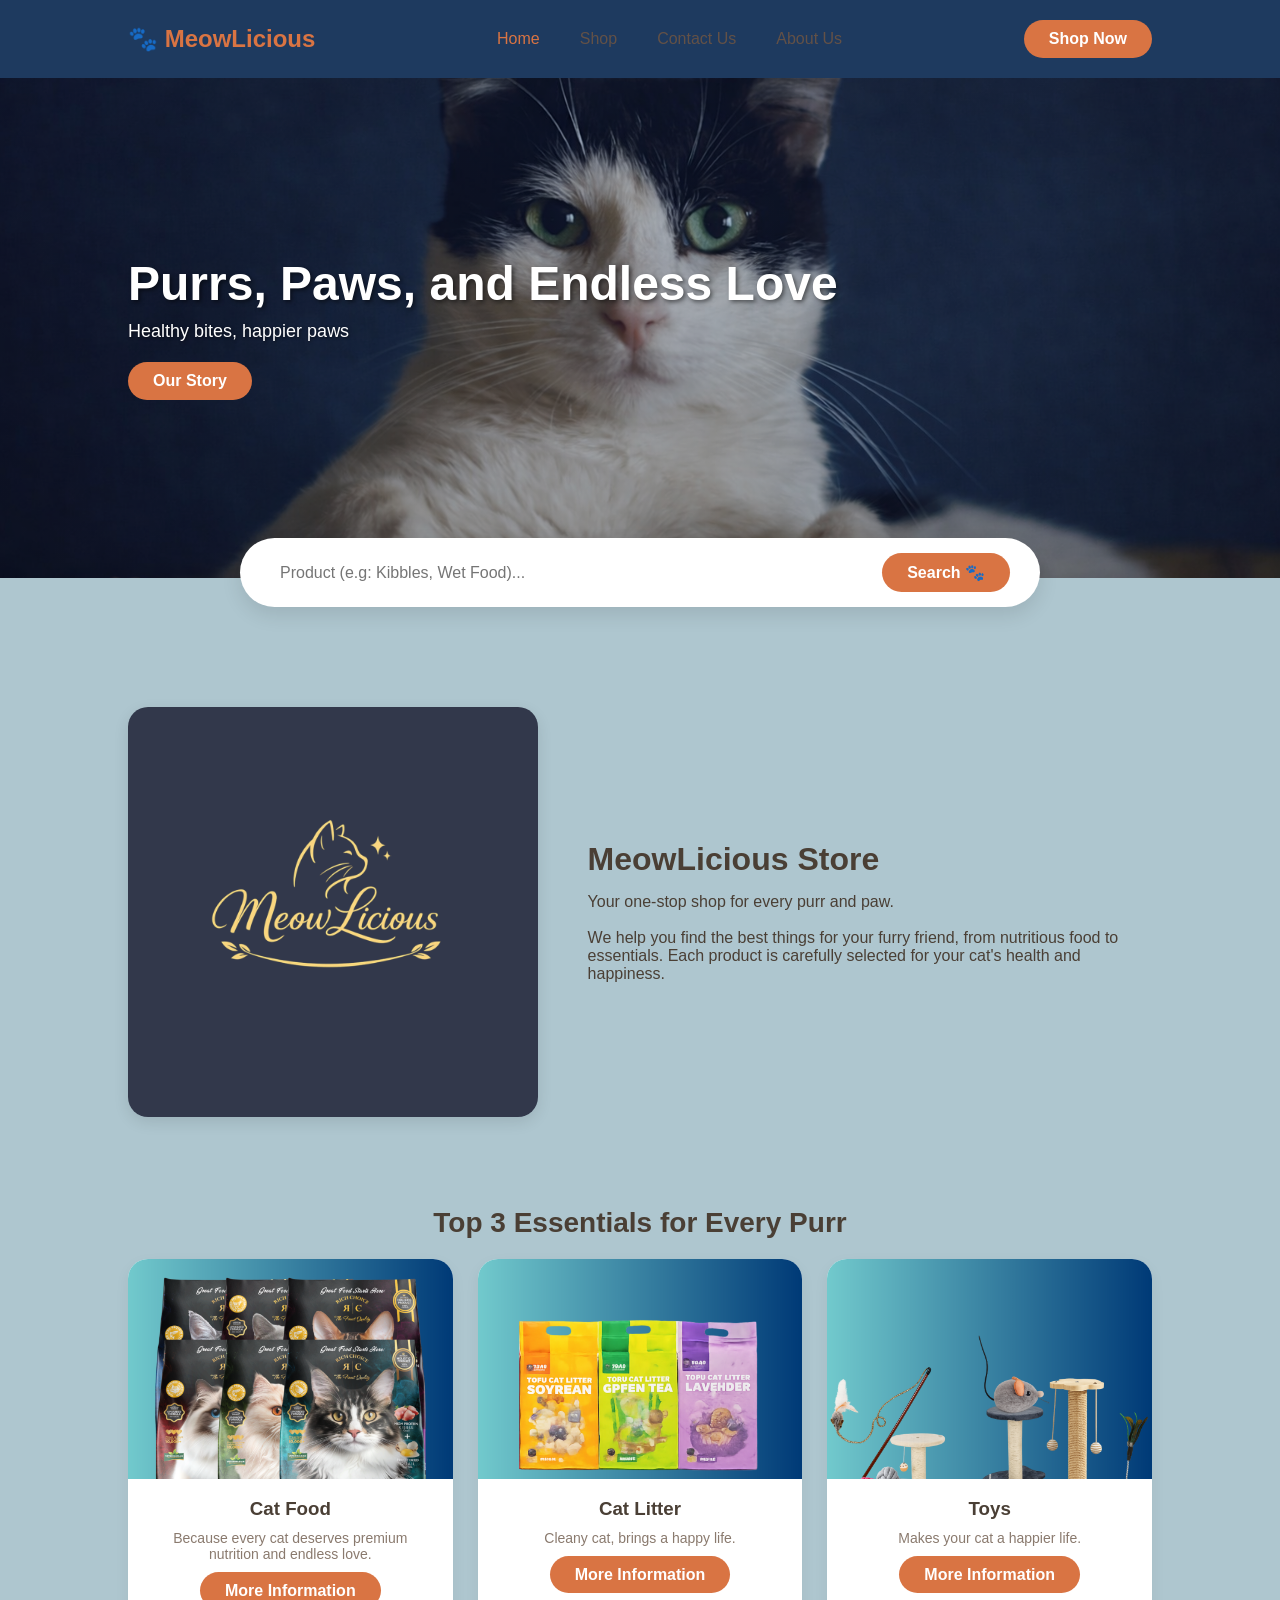
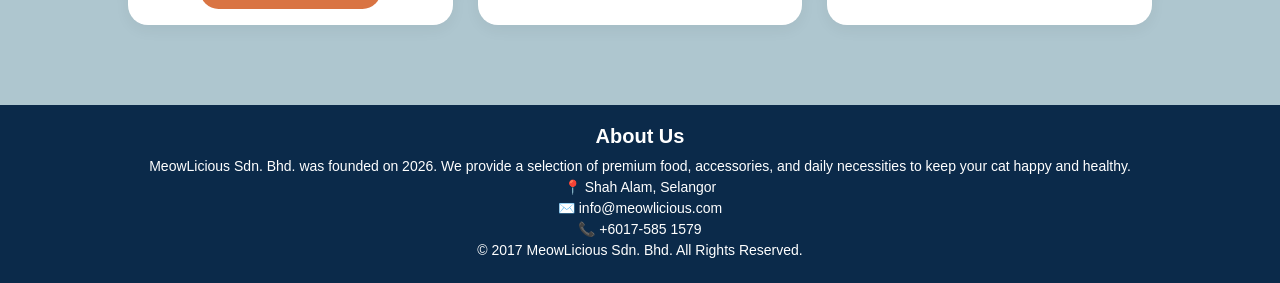
<file: index.html>
<!DOCTYPE html>
<html lang="en">
<head>
  <meta charset="UTF-8">
  <meta name="viewport" content="width=device-width, initial-scale=1.0">
  <title>MeowLicious Cat Store</title>
  <link rel="stylesheet" href="style.css">
</head>
<body>

  <!-- Navigation -->
  <header>
    <a href="index.html" class="logo" style="text-decoration: none;">🐾 MeowLicious</a>
    <nav>
      <ul>
        <li><a href="index.html" class="active">Home</a></li>
        <li><a href="adopt.html">Shop</a></li>
        <li><a href="contact.html">Contact Us</a></li>
        <li><a href="about us.html">About Us</a></li>
      </ul>
    </nav>
    <a href="adopt.html" class="btn-primary">Shop Now</a>
  </header>

  <!-- Hero Section -->
  <div class="hero">
    <h1>Purrs, Paws, and Endless Love</h1>
    <p>Healthy bites, happier paws</p>
    <a href="about us.html" class="btn-primary">Our Story</a>
  </div>

  <!-- Search Bar -->
  <div class="search-container">
    <input type="text" class="search-input" placeholder="Product (e.g: Kibbles, Wet Food)...">
    <a href="adopt.html" class="btn-primary">Search 🐾</a>
  </div>

  <!-- Welcome Section -->
  <div class="welcome-section">
    <img class="welcome-img" src="logo.png" alt="Kucing Comel">
    <div class="welcome-text">
      <h2>MeowLicious Store</h2>
      <p>Your one-stop shop for every purr and paw.</p>
      <br>
      <p>We help you find the best things for your furry friend, from nutritious food to essentials. Each product is carefully selected for your cat's health and happiness.</p>
    </div>
  </div>

  <!-- Top Essentials -->
  <h2 class="main-title">Top 3 Essentials for Every Purr</h2>
  <div class="card-container">
    <div class="card">
      <img src="rc2.png" alt="Rich Choice">
      <h3>Cat Food</h3>
      <p>Because every cat deserves premium nutrition and endless love.</p>
      <a href="catfoodpage.html" class="btn-primary">More Information</a>
    </div>
    <div class="card">
      <img src="cl.png" alt="Cat Litter">
      <h3>Cat Litter</h3>
      <p>Cleany cat, brings a happy life.</p>
      <a href="catlitter.html" class="btn-primary">More Information</a>
    </div>
    <div class="card">
      <img src="ct.png" alt="Cat Toys">
      <h3>Toys</h3>
      <p>Makes your cat a happier life.</p>
      <a href="accessories.html" class="btn-primary">More Information</a>
    </div>
  </div>

  <!-- Footer -->
  <footer>
    <div>
      <h3>About Us</h3>
      <p>MeowLicious Sdn. Bhd. was founded on 2026.
         We provide a selection of premium food, accessories, and daily necessities to keep your cat happy and healthy.</p>
    <div>
      <p>📍 Shah Alam, Selangor</p>
      <p>✉️ info@meowlicious.com</p>
      <p>📞 +6017-585 1579</p>
      <p>© 2017 MeowLicious Sdn. Bhd. All Rights Reserved.</p>
    </div>
  </footer>

<style>
        /* Sifat scroll bagi website jadi smooth/lancar */
        html {
            scroll-behavior: smooth;
        }

        /* Ini sekadar teks panjang untuk bagi page ada scrollbar */
        .content {
            padding: 20px;
            height: 2000px; 
            background: linear-gradient(to bottom, #f3f4f6, #2563eb);
        }

        /* --- STYLE UNTUK BUTTON BACK TO TOP --- */
        #btnBackToTop {
            display: none;          /* Ghaibkan button pada mulanya */
            position: fixed;        /* Gantungkan button atas skrin */
            bottom: 20px;           /* Jarak 20px dari bawah */
            right: 30px;            /* Jarak 30px dari kanan */
            z-index: 99;            /* Pastikan button sentiasa di lapisan paling atas */
            border: none;           
            outline: none;          
            background-color: #22c55e; /* Warna hijau (boleh tukar ikut tema) */
            color: white;           
            cursor: pointer;        
            padding: 15px 20px;     
            border-radius: 50px;    /* Buat bentuk bulat/oval */
            font-size: 18px;        
            box-shadow: 0px 4px 10px rgba(0,0,0,0.3); /* Kesan bayang */
            transition: background-color 0.3s;
        }

        /* Kesan bila mouse lalu atas button */
        #btnBackToTop:hover {
            background-color: #16a34a; /* Hijau gelap sikit */
        }
    </style>
</head>

    <style>
        /* Memastikan skrin scroll dengan lancar */
        html {
            scroll-behavior: smooth;
        }

        /* --- STYLE BUTTON BACK TO TOP PASTEL --- */
        #btnBackToTop {
            display: none;            /* Sorok pada permulaan */
            position: fixed;          /* Sentiasa terapung di skrin */
            bottom: 30px;             /* Jarak dari bawah */
            right: 30px;              /* Jarak dari kanan */
            z-index: 99;              /* Berada di lapisan paling atas */
            
            /* Sizing & Shape */
            width: 50px;              /* Lebar button seragam */
            height: 50px;             /* Tinggi button seragam */
            border-radius: 50%;       /* Jadikan bentuk bulat sempurna */
            border: none;             /* Buang border hitam standard */
            
            /* GUNA SALAH SATU WARNA PASTEL DI BAWAH: */
            background-color: #1E3A5F; /* 1. Pastel Pink (Latar Belakang) */
            /* background-color: #E8F0E6; */ /* 2. Pastel Sage Green (Buka ulasan jika nak guna) */
            /* background-color: #E6E6FA; */ /* 3. Pastel Lavender (Buka ulasan jika nak guna) */
            
            cursor: pointer;          
            box-shadow: 0px 4px 15px rgba(0, 0, 0, 0.08); /* Bayang yang sangat soft */
            
            /* Center-kan ikon SVG di dalam button */
            display: flex;
            align-items: center;
            justify-content: center;
            
            transition: all 0.3s ease; /* Efek transition yang smooth */
        }

        /* Efek hover (bila mouse lalu atas button) */
        #btnBackToTop:hover {
            transform: translateY(-5px); /* Button akan naik sikit ke atas */
            box-shadow: 0px 6px 20px rgba(0, 0, 0, 0.12); /* Bayang jadi tebal sikit */
            background-color: #1E3A5F; /* Warna pink pekat sikit masa hover */
        }

        /* --- BAHAGIAN INI DIUBAH UNTUK BESARKAN ARROW --- */
        #btnBackToTop svg {
            stroke: #7DAAA5; /* Warna hijau/turquoise pastel */
            width: 30px;     /* Diubah dari 24px ke 30px */
            height: 30px;    /* Diubah dari 24px ke 30px */
        }
    </style>
</head>
<body>

    <button onclick="topFunction()" id="btnBackToTop" title="Go to top">
        <svg xmlns="http://www.w3.org/2000/svg" fill="none" viewBox="0 0 24 24" stroke-width="4">
            <path stroke-linecap="round" stroke-linejoin="round" d="M4.5 10.5 12 3m0 0 7.5 7.5M12 3v18" />
        </svg>
    </button>

    <script>
        let mybutton = document.getElementById("btnBackToTop");

        window.onscroll = function() { scrollFunction() };

        function scrollFunction() {
            if (document.body.scrollTop > 300 || document.documentElement.scrollTop > 300) {
                mybutton.style.display = "flex"; /* Guna 'flex' supaya ikon kekal di tengah */
            } else {
                mybutton.style.display = "none";
            }
        }

        function topFunction() {
            document.body.scrollTop = 0;
            document.documentElement.scrollTop = 0;
        }
    </script>

</body>
</html>

</body>
</html>
</file>
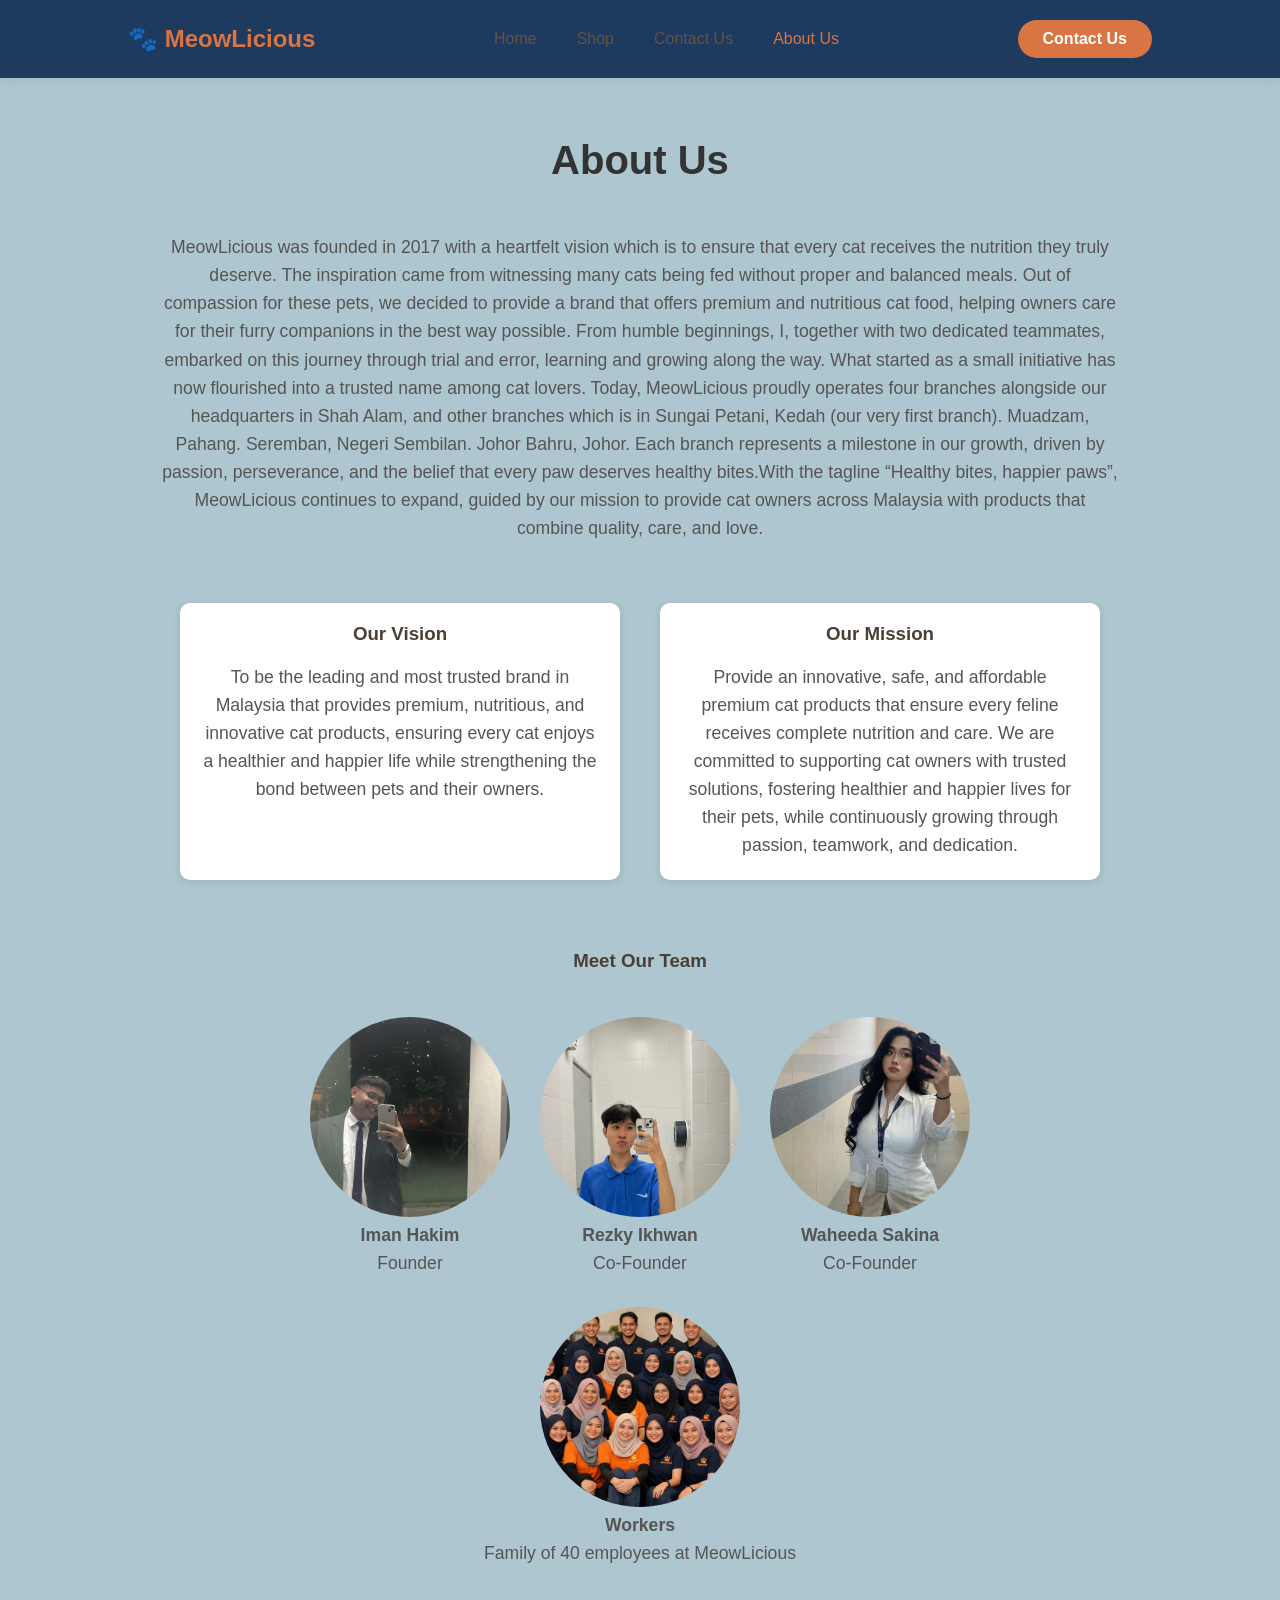
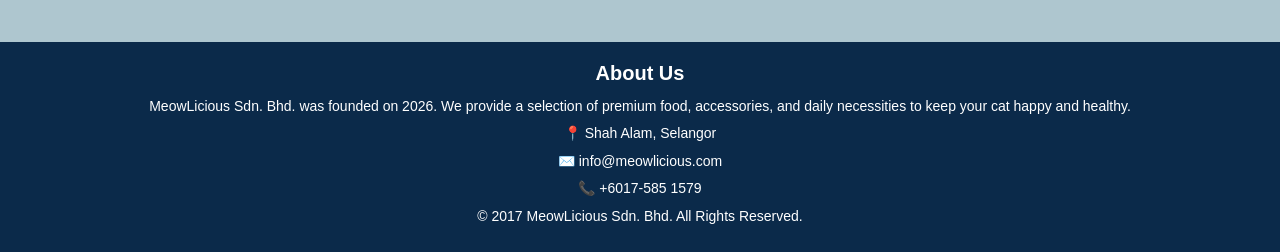
<file: about us.html>
<!DOCTYPE html>
<html lang="en">
<head>
  <meta charset="UTF-8">
  <meta name="viewport" content="width=device-width, initial-scale=1.0">
  <title>About Us - MeowLicious</title>
  <style>
    body {
      font-family: Arial, sans-serif;
      margin:0;
      padding:0;
      background:#f9f9f9;
    }
    /* Gaya Umum */
* {
    margin: 0;
    padding: 0;
    box-sizing: border-box;
    font-family: 'Quicksand', sans-serif;

}

body {
    background-color: #AEC6CF;
    color: #4a3f35;
}

/* Navigasi Utama */
header {
    background-color: #1E3A5F;
    padding: 20px 10%;
    display: flex;
    justify-content: space-between;
    align-items: center;
    box-shadow: 0 4px 10px rgba(0,0,0,0.05);
}

.logo {
    font-size: 24px;
    font-weight: bold;
    color: #d97443; /* Warna oren kucing */
}

nav ul {
    display: flex;
    list-style: none;
}

nav ul li {
    margin: 0 20px;
}

nav ul li a {
    text-decoration: none;
    color: #635147;
    font-weight: 500;
    transition: color 0.3s;
}

nav ul li a:hover, nav ul li a.active {
    color: #d97443;
}

.btn-primary {
    background-color: #d97443;
    color: white;
    padding: 10px 25px;
    border-radius: 30px;
    text-decoration: none;
    font-weight: bold;
    transition: background 0.3s;
}

.btn-primary:hover {
    background-color: #b85c32;
}
    section {
      max-width:1000px;
      margin:auto;
      padding:60px 20px;
    }
    h2 {
      text-align:center;
      font-size:2.5em;
      margin-bottom:20px;
      color:#333;
    }
    p {
      color:#555;
      line-height:1.6;
      font-size:1.1em;
    }
    .cards {
      display:flex;
      flex-wrap:wrap;
      justify-content:space-around;
      margin-top:40px;
    }
    .card {
      flex:1;
      min-width:250px;
      margin:20px;
      background:#fff;
      padding:20px;
      border-radius:10px;
      box-shadow:0 2px 8px rgba(0,0,0,0.1);
    }
    .team {
      display:flex;
      flex-wrap:wrap;
      justify-content:center;
      margin-top:30px;
    }
    .member {
      margin:15px;
      text-align:center;
    }
    .member img {
      width:200px;
      height:200px;
      border-radius:50%;
      object-fit:cover;
    }

   /* Footer styling */
footer {
  background-color: #0b2a4a;   /* Dark blue background */
  color: white;                /* Default text putih */
  padding: 20px;
  text-align: center;          /* Semua teks duduk tengah */
}

footer h3 {
  margin-bottom: 10px;
  font-size: 20px;
}

footer p {
  margin: 5px 0;               /* Jarak kecil antara setiap baris */
  font-size: 14px;
}

/* Override khas untuk pastikan putih */
footer p, footer h3 {
  color: white !important;
}



  </style>
</head>
<body>
  <header>
        <a href="index.html" class="logo" style="text-decoration: none;">🐾 MeowLicious</a>
        <nav>
            <ul>
                <li><a href="index.html">Home</a></li>
                <li><a href="adopt.html">Shop</a></li>
                <li><a href="contact.html">Contact Us</a></li>
                <li><a href="about us.html" class="active">About Us</a></li>
            </ul>
        </nav>
        <a href="contact.html" class="btn-primary">Contact Us</a>
    </header>

  <section>
    <h2>About Us</h2>
    <p style="text-align:center; margin-top:50px;">
      MeowLicious was founded in 2017 with a heartfelt vision which is to ensure that every cat receives the nutrition they truly deserve. The inspiration came from witnessing many cats being fed without proper and balanced meals. Out of compassion for these pets, we decided to provide a brand that offers premium and nutritious cat food, helping owners care for their furry companions in the best way possible. From humble beginnings, I, together with two dedicated teammates, embarked on this journey through trial and error, learning and growing along the way. What started as a small initiative has now flourished into a trusted name among cat lovers. Today, MeowLicious proudly operates four branches alongside our headquarters in Shah Alam, and other branches which is in Sungai Petani, Kedah (our very first branch). Muadzam, Pahang. Seremban, Negeri Sembilan. Johor Bahru, Johor. Each branch represents a milestone in our growth, driven by passion, perseverance, and the belief that every paw deserves healthy bites.With the tagline “Healthy bites, happier paws”, MeowLicious continues to expand, guided by our mission to provide cat owners across Malaysia with products that combine quality, care, and love.
    </p>

    <div class="cards">
      <div class="card">
        <h3 style="text-align:center;">Our Vision</h3>
        <br>
        <p style="text-align:center;">To be the leading and most trusted brand in Malaysia that provides premium, nutritious, and innovative cat products, ensuring every cat enjoys a healthier and happier life while strengthening the bond between pets and their owners.</p>
      </div>
      <div class="card">
        <h3 style="text-align:center;">Our Mission</h3>
        <br>
        <p style="text-align:center;">Provide an innovative, safe, and affordable premium cat products that ensure every feline receives complete nutrition and care. We are committed to supporting cat owners with trusted solutions, fostering healthier and happier lives for their pets, while continuously growing through passion, teamwork, and dedication.</p>
      </div>
    </div>

    <h3 style="text-align:center; margin-top:50px;">Meet Our Team</h3>
    <div class="team">
      <div class="member">
        <img src="akims.jpeg" alt="Akiem">
        <p><strong>Iman Hakim</strong></p>
        <p>Founder</p>
      </div>
      <div class="member">
        <img src="iky.jpeg" alt="Teammate">
        <p><strong>Rezky Ikhwan</strong></p>
        <p>Co-Founder</p>
      </div>
       <div class="member">
        <img src="weeda.jpeg" alt="Teammate">
        <p><strong>Waheeda Sakina</strong></p>
        <p>Co-Founder</p>
      </div>
      <div class="member">
        <img src="workers.png" alt="Akiem">
        <p><strong>Workers</strong></p>
        <p>Family of 40 employees at MeowLicious</p>
      </div>
    </div>
  </section>

  <!-- Footer -->
  <footer>
    <div>
      <h3>About Us</h3>
      <p>MeowLicious Sdn. Bhd. was founded on 2026.
         We provide a selection of premium food, accessories, and daily necessities to keep your cat happy and healthy.</p>
    </div>
    <div>
      <p>📍 Shah Alam, Selangor</p>
      <p>✉️ info@meowlicious.com</p>
      <p>📞 +6017-585 1579</p>
      <p>© 2017 MeowLicious Sdn. Bhd. All Rights Reserved.</p>
    </div>
  </footer>

<style>
        /* Sifat scroll bagi website jadi smooth/lancar */
        html {
            scroll-behavior: smooth;
        }

        /* Ini sekadar teks panjang untuk bagi page ada scrollbar */
        .content {
            padding: 20px;
            height: 2000px; 
            background: linear-gradient(to bottom, #f3f4f6, #2563eb);
        }

        /* --- STYLE UNTUK BUTTON BACK TO TOP --- */
        #btnBackToTop {
            display: none;          /* Ghaibkan button pada mulanya */
            position: fixed;        /* Gantungkan button atas skrin */
            bottom: 20px;           /* Jarak 20px dari bawah */
            right: 30px;            /* Jarak 30px dari kanan */
            z-index: 99;            /* Pastikan button sentiasa di lapisan paling atas */
            border: none;           
            outline: none;          
            background-color: #22c55e; /* Warna hijau (boleh tukar ikut tema) */
            color: white;           
            cursor: pointer;        
            padding: 15px 20px;     
            border-radius: 50px;    /* Buat bentuk bulat/oval */
            font-size: 18px;        
            box-shadow: 0px 4px 10px rgba(0,0,0,0.3); /* Kesan bayang */
            transition: background-color 0.3s;
        }

        /* Kesan bila mouse lalu atas button */
        #btnBackToTop:hover {
            background-color: #16a34a; /* Hijau gelap sikit */
        }
    </style>
</head>

    <style>
        /* Memastikan skrin scroll dengan lancar */
        html {
            scroll-behavior: smooth;
        }

        /* --- STYLE BUTTON BACK TO TOP PASTEL --- */
        #btnBackToTop {
            display: none;            /* Sorok pada permulaan */
            position: fixed;          /* Sentiasa terapung di skrin */
            bottom: 30px;             /* Jarak dari bawah */
            right: 30px;              /* Jarak dari kanan */
            z-index: 99;              /* Berada di lapisan paling atas */
            
            /* Sizing & Shape */
            width: 50px;              /* Lebar button seragam */
            height: 50px;             /* Tinggi button seragam */
            border-radius: 50%;       /* Jadikan bentuk bulat sempurna */
            border: none;             /* Buang border hitam standard */
            
            /* GUNA SALAH SATU WARNA PASTEL DI BAWAH: */
            background-color: #FFD1DC; /* 1. Pastel Pink (Latar Belakang) */
            /* background-color: #E8F0E6; */ /* 2. Pastel Sage Green (Buka ulasan jika nak guna) */
            /* background-color: #E6E6FA; */ /* 3. Pastel Lavender (Buka ulasan jika nak guna) */
            
            cursor: pointer;          
            box-shadow: 0px 4px 15px rgba(0, 0, 0, 0.08); /* Bayang yang sangat soft */
            
            /* Center-kan ikon SVG di dalam button */
            display: flex;
            align-items: center;
            justify-content: center;
            
            transition: all 0.3s ease; /* Efek transition yang smooth */
        }

        /* Efek hover (bila mouse lalu atas button) */
        #btnBackToTop:hover {
            transform: translateY(-5px); /* Button akan naik sikit ke atas */
            box-shadow: 0px 6px 20px rgba(0, 0, 0, 0.12); /* Bayang jadi tebal sikit */
            background-color: #FCAEBB; /* Warna pink pekat sikit masa hover */
        }

        /* --- BAHAGIAN INI DIUBAH UNTUK BESARKAN ARROW --- */
        #btnBackToTop svg {
            stroke: #7DAAA5; /* Warna hijau/turquoise pastel */
            width: 30px;     /* Diubah dari 24px ke 30px */
            height: 30px;    /* Diubah dari 24px ke 30px */
        }
    </style>
</head>
<body>

    <button onclick="topFunction()" id="btnBackToTop" title="Go to top">
        <svg xmlns="http://www.w3.org/2000/svg" fill="none" viewBox="0 0 24 24" stroke-width="4">
            <path stroke-linecap="round" stroke-linejoin="round" d="M4.5 10.5 12 3m0 0 7.5 7.5M12 3v18" />
        </svg>
    </button>

    <script>
        let mybutton = document.getElementById("btnBackToTop");

        window.onscroll = function() { scrollFunction() };

        function scrollFunction() {
            if (document.body.scrollTop > 300 || document.documentElement.scrollTop > 300) {
                mybutton.style.display = "flex"; /* Guna 'flex' supaya ikon kekal di tengah */
            } else {
                mybutton.style.display = "none";
            }
        }

        function topFunction() {
            document.body.scrollTop = 0;
            document.documentElement.scrollTop = 0;
        }
    </script>

</body>
</html>
</body>
</html>
</file>
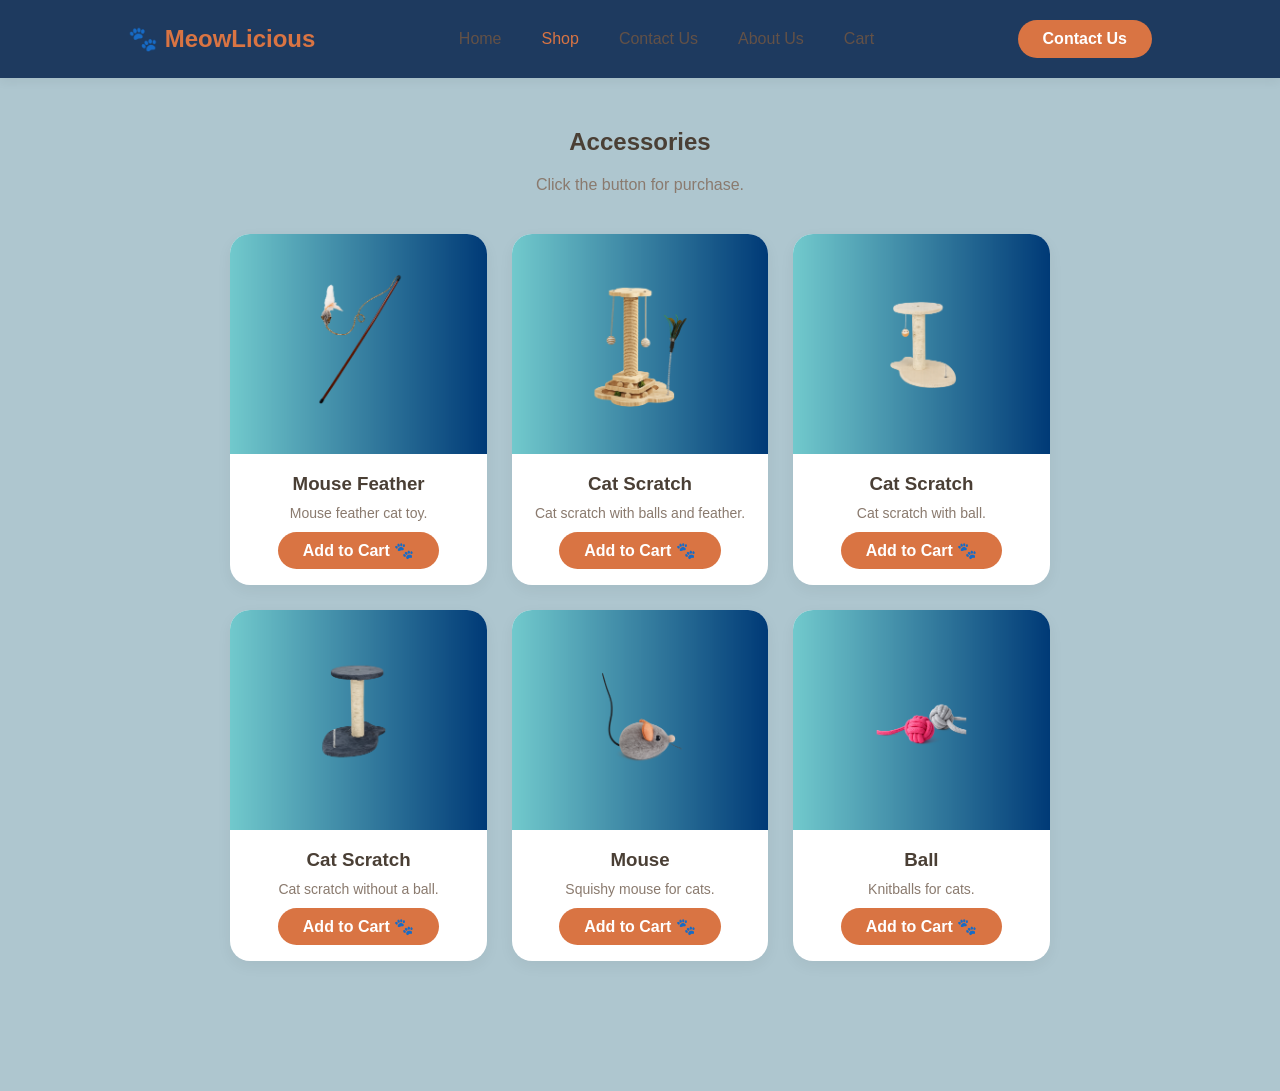
<file: accessories.html>
<!DOCTYPE html>
<html lang="ms">
<head>
    <meta charset="UTF-8">
    <meta name="viewport" content="width=device-width, initial-scale=1.0">
    <title>Shop</title>
    <link rel="stylesheet" href="style.css">
</head>
<body>

    <!-- Navigasi (Pautan Utama dipastikan ke index.html) -->
    <header>
        <a href="index.html" class="logo" style="text-decoration: none;">🐾 MeowLicious</a>
        <nav>
            <ul>
                <li><a href="index.html">Home</a></li>
                <li><a href="adopt.html" class="active">Shop</a></li>
                <li><a href="contact.html">Contact Us</a></li>
                <li><a href="about us.html">About Us</a></li>
                <li><a href="cart.html">Cart</a></li>
            </ul>
        </nav>
        <a href="contact.html" class="btn-primary">Contact Us</a>
    </header>

    <div style="padding: 50px 10%;">
        <h2 style="margin-bottom: 20px; text-align: center;">Accessories</h2>
        <p style="text-align: center; margin-bottom: 40px; color: #8a7a6e;">Click the button for purchase.</p>
        
        <div class="card-container">
    <div class="card">
        <img src="FEATHER.png" alt="FEATHER">
        <h3>Mouse Feather</h3>
        <p>Mouse feather cat toy.</p>
        <a href="cart.html" class="btn-primary" data-price="15.70">Add to Cart 🐾</a>
    </div>
    <div class="card">
        <img src="CSBF.png" alt="CSBF">
        <h3>Cat Scratch</h3>
        <p>Cat scratch with balls and feather.</p>
        <a href="cart.html" class="btn-primary" data-price="68.90">Add to Cart 🐾</a>
    </div>
    <div class="card">
        <img src="CSBW.png" alt="CSBW">
        <h3>Cat Scratch</h3>
        <p>Cat scratch with ball.</p>
        <a href="cart.html" class="btn-primary" data-price="37.50">Add to Cart 🐾</a>
    </div>
    <!-- Tambah 3 lagi card -->
    <div class="card">
        <img src="CSBB.png" alt="CSBB">
        <h3>Cat Scratch</h3>
        <p>Cat scratch without a ball.</p>
        <a href="cart.html" class="btn-primary" data-price="34.50">Add to Cart 🐾</a>
    </div>
    <div class="card">
        <img src="MOUSE.png" alt="Mouse">
        <h3>Mouse</h3>
        <p>Squishy mouse for cats.</p>
        <a href="cart.html" class="btn-primary" data-price="10.90">Add to Cart 🐾</a>
    </div>
    <div class="card">
        <img src="BALL.png" alt="Ball">
        <h3>Ball</h3>
        <p>Knitballs for cats.</p>
        <a href="cart.html" class="btn-primary" data-price="7.90">Add to Cart 🐾</a>
    </div>


<script>
let cart = JSON.parse(localStorage.getItem("cart")) || [];

document.querySelectorAll('.btn-primary').forEach(button => {
  button.addEventListener('click', function(e) {
    e.preventDefault();
    let productName = this.parentElement.querySelector('h3').innerText;
    let productPrice = this.getAttribute("data-price");

    // Check kalau item dah ada → tambah quantity
    let existingItem = cart.find(item => item.name === productName);
    if(existingItem){
      existingItem.quantity += 1;
    } else {
      cart.push({name: productName, price: parseFloat(productPrice), quantity: 1});
    }

    localStorage.setItem("cart", JSON.stringify(cart));
    alert(productName + " added to cart 🐾");
  });
});
</script>

<style>
        /* Sifat scroll bagi website jadi smooth/lancar */
        html {
            scroll-behavior: smooth;
        }

        /* Ini sekadar teks panjang untuk bagi page ada scrollbar */
        .content {
            padding: 20px;
            height: 2000px; 
            background: linear-gradient(to bottom, #f3f4f6, #2563eb);
        }

        /* --- STYLE UNTUK BUTTON BACK TO TOP --- */
        #btnBackToTop {
            display: none;          /* Ghaibkan button pada mulanya */
            position: fixed;        /* Gantungkan button atas skrin */
            bottom: 20px;           /* Jarak 20px dari bawah */
            right: 30px;            /* Jarak 30px dari kanan */
            z-index: 99;            /* Pastikan button sentiasa di lapisan paling atas */
            border: none;           
            outline: none;          
            background-color: #22c55e; /* Warna hijau (boleh tukar ikut tema) */
            color: white;           
            cursor: pointer;        
            padding: 15px 20px;     
            border-radius: 50px;    /* Buat bentuk bulat/oval */
            font-size: 18px;        
            box-shadow: 0px 4px 10px rgba(0,0,0,0.3); /* Kesan bayang */
            transition: background-color 0.3s;
        }

        /* Kesan bila mouse lalu atas button */
        #btnBackToTop:hover {
            background-color: #16a34a; /* Hijau gelap sikit */
        }
    </style>
</head>

    <style>
        /* Memastikan skrin scroll dengan lancar */
        html {
            scroll-behavior: smooth;
        }

        /* --- STYLE BUTTON BACK TO TOP PASTEL --- */
        #btnBackToTop {
            display: none;            /* Sorok pada permulaan */
            position: fixed;          /* Sentiasa terapung di skrin */
            bottom: 30px;             /* Jarak dari bawah */
            right: 30px;              /* Jarak dari kanan */
            z-index: 99;              /* Berada di lapisan paling atas */
            
            /* Sizing & Shape */
            width: 50px;              /* Lebar button seragam */
            height: 50px;             /* Tinggi button seragam */
            border-radius: 50%;       /* Jadikan bentuk bulat sempurna */
            border: none;             /* Buang border hitam standard */
            
            /* GUNA SALAH SATU WARNA PASTEL DI BAWAH: */
            background-color: #FFD1DC; /* 1. Pastel Pink (Latar Belakang) */
            /* background-color: #E8F0E6; */ /* 2. Pastel Sage Green (Buka ulasan jika nak guna) */
            /* background-color: #E6E6FA; */ /* 3. Pastel Lavender (Buka ulasan jika nak guna) */
            
            cursor: pointer;          
            box-shadow: 0px 4px 15px rgba(0, 0, 0, 0.08); /* Bayang yang sangat soft */
            
            /* Center-kan ikon SVG di dalam button */
            display: flex;
            align-items: center;
            justify-content: center;
            
            transition: all 0.3s ease; /* Efek transition yang smooth */
        }

        /* Efek hover (bila mouse lalu atas button) */
        #btnBackToTop:hover {
            transform: translateY(-5px); /* Button akan naik sikit ke atas */
            box-shadow: 0px 6px 20px rgba(0, 0, 0, 0.12); /* Bayang jadi tebal sikit */
            background-color: #FCAEBB; /* Warna pink pekat sikit masa hover */
        }

        /* --- BAHAGIAN INI DIUBAH UNTUK BESARKAN ARROW --- */
        #btnBackToTop svg {
            stroke: #7DAAA5; /* Warna hijau/turquoise pastel */
            width: 30px;     /* Diubah dari 24px ke 30px */
            height: 30px;    /* Diubah dari 24px ke 30px */
        }
    </style>
</head>
<body>

    <button onclick="topFunction()" id="btnBackToTop" title="Go to top">
        <svg xmlns="http://www.w3.org/2000/svg" fill="none" viewBox="0 0 24 24" stroke-width="4">
            <path stroke-linecap="round" stroke-linejoin="round" d="M4.5 10.5 12 3m0 0 7.5 7.5M12 3v18" />
        </svg>
    </button>

    <script>
        let mybutton = document.getElementById("btnBackToTop");

        window.onscroll = function() { scrollFunction() };

        function scrollFunction() {
            if (document.body.scrollTop > 300 || document.documentElement.scrollTop > 300) {
                mybutton.style.display = "flex"; /* Guna 'flex' supaya ikon kekal di tengah */
            } else {
                mybutton.style.display = "none";
            }
        }

        function topFunction() {
            document.body.scrollTop = 0;
            document.documentElement.scrollTop = 0;
        }
    </script>

</body>
</html>
</body>
</html>
</file>
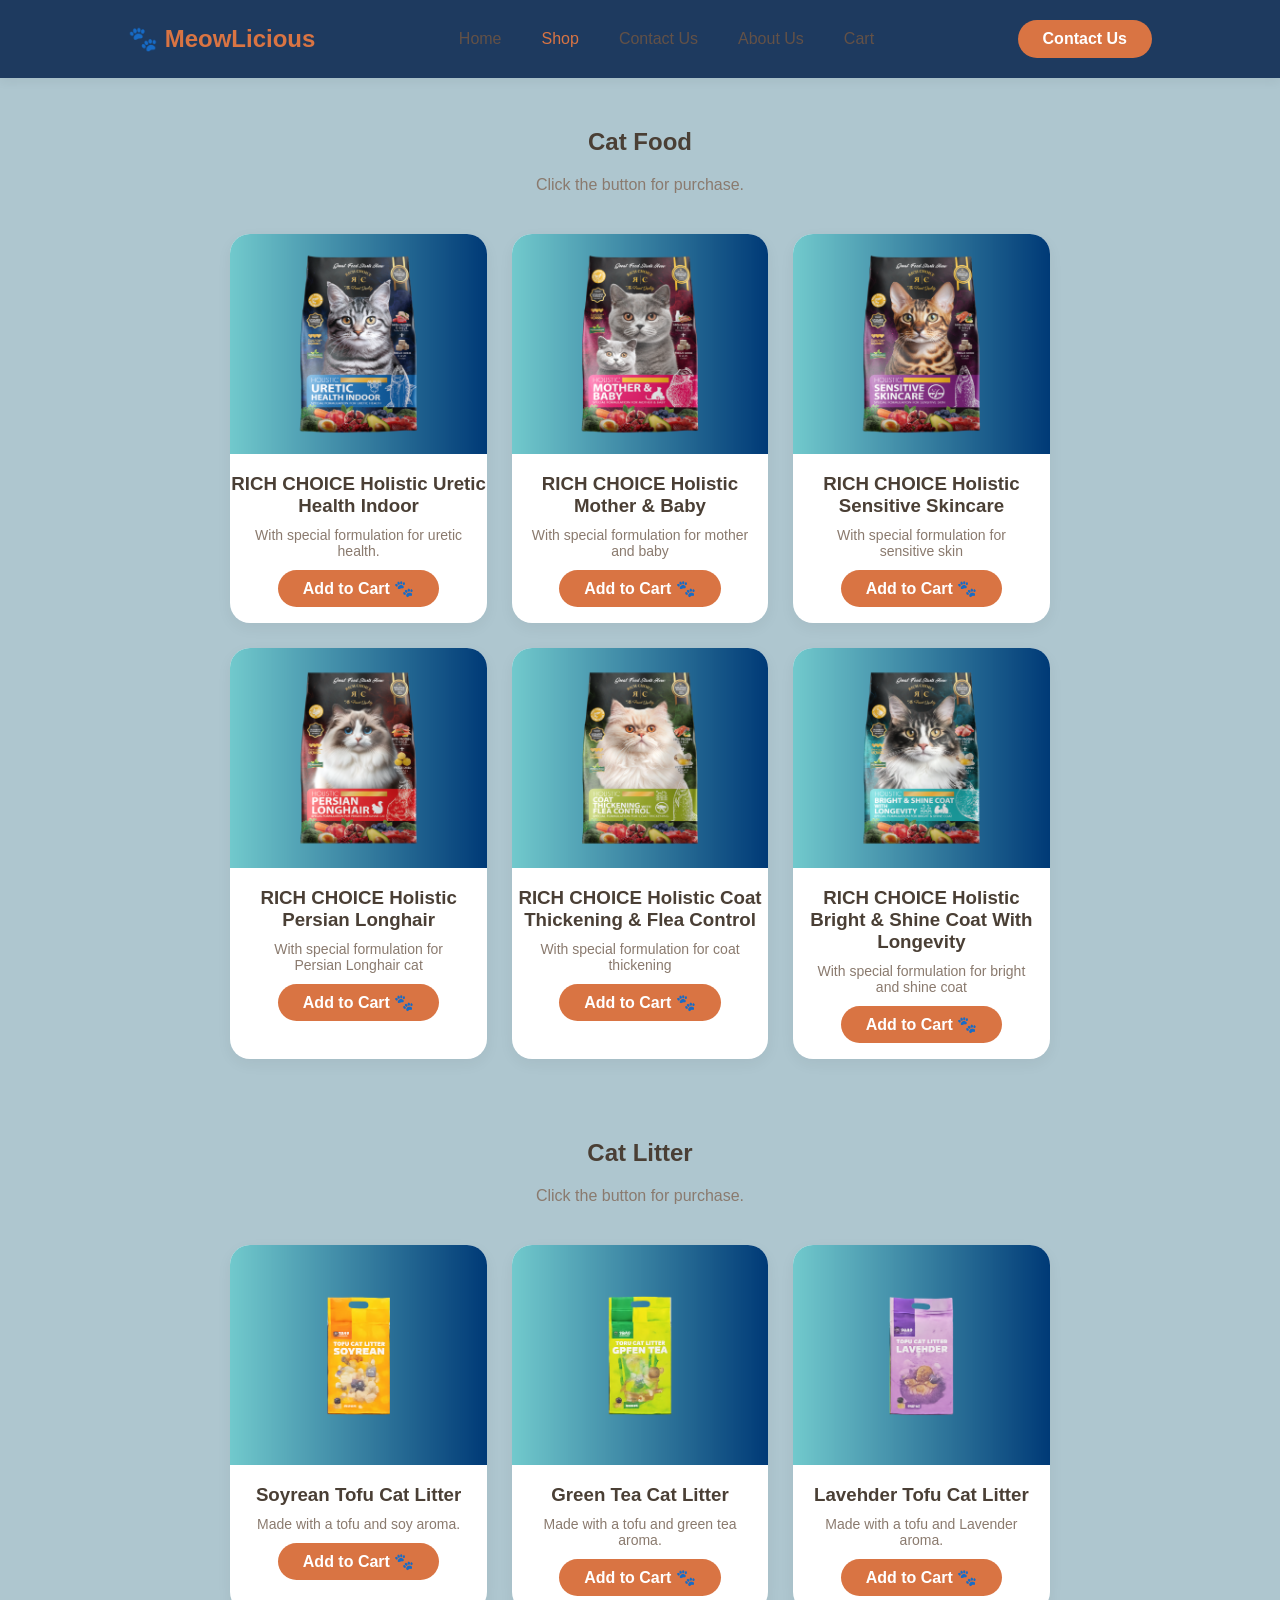
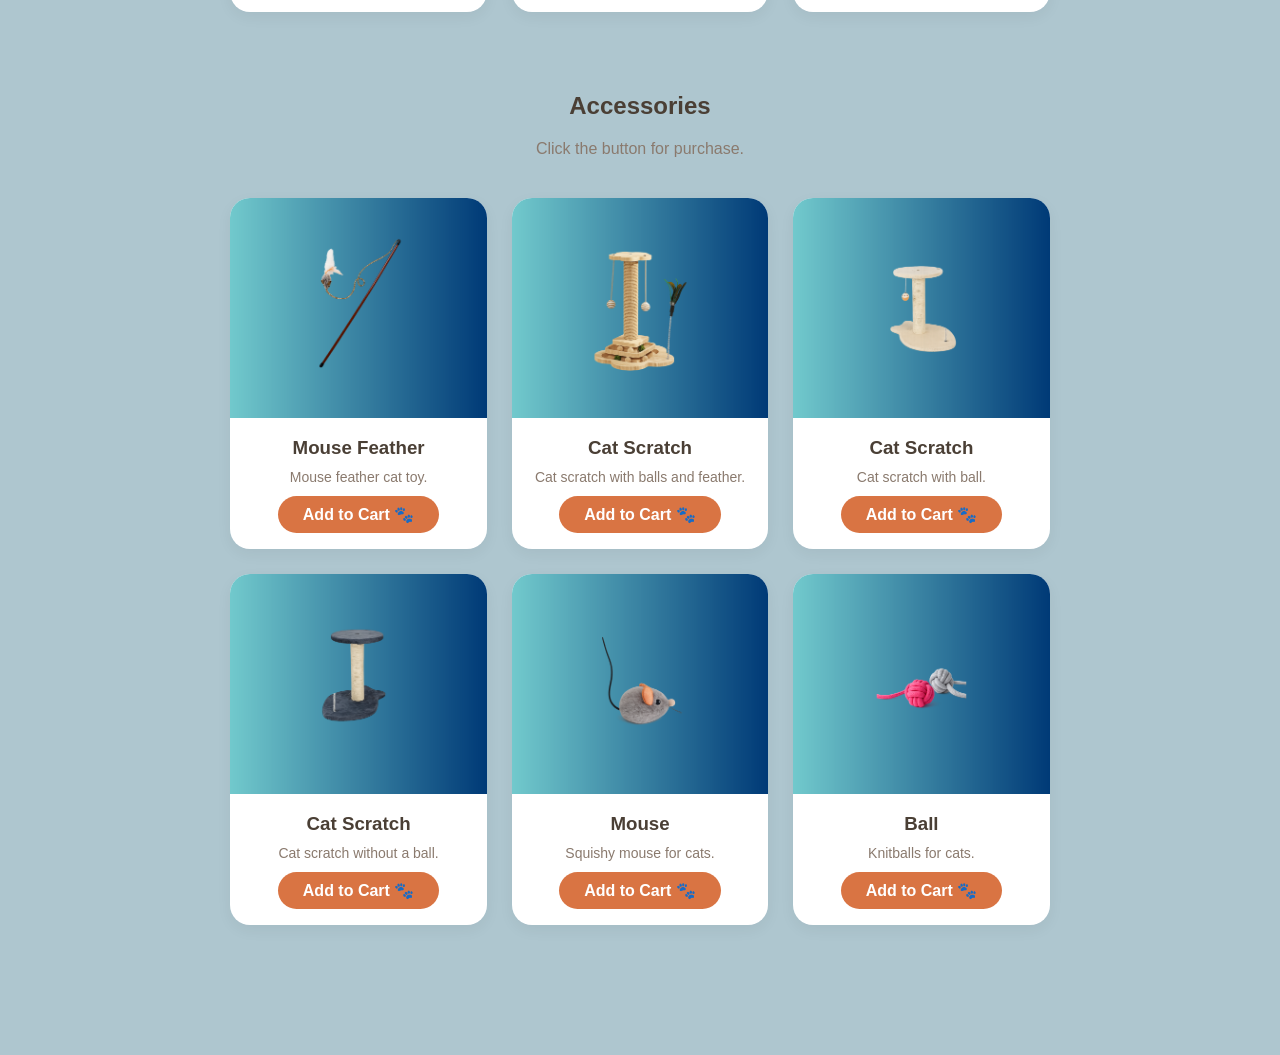
<file: adopt.html>
<!DOCTYPE html>
<html lang="ms">
<head>
    <meta charset="UTF-8">
    <meta name="viewport" content="width=device-width, initial-scale=1.0">
    <title>Shop</title>
    <link rel="stylesheet" href="style.css">
</head>
<body>

    <!-- Navigasi (Pautan Utama dipastikan ke index.html) -->
    <header>
        <a href="index.html" class="logo" style="text-decoration: none;">🐾 MeowLicious</a>
        <nav>
            <ul>
                <li><a href="index.html">Home</a></li>
                <li><a href="adopt.html" class="active">Shop</a></li>
                <li><a href="contact.html">Contact Us</a></li>
                <li><a href="about us.html">About Us</a></li>
                <li><a href="cart.html">Cart</a></li>
            </ul>
        </nav>
        <a href="contact.html" class="btn-primary">Contact Us</a>
    </header>

    <div style="padding: 50px 10%;">
        <h2 style="margin-bottom: 20px; text-align: center;">Cat Food</h2>
        <p style="text-align: center; margin-bottom: 40px; color: #8a7a6e;">Click the button for purchase.</p>
        
        <div class="card-container">
    <div class="card">
        <img src="RCHUHI.png" alt="RCHUHI">
        <h3>RICH CHOICE Holistic Uretic Health Indoor</h3>
        <p>With special formulation for uretic health.</p>
        <a href="cart.html" class="btn-primary" data-price="54.90">Add to Cart 🐾</a>
    </div>
    <div class="card">
        <img src="RCHMB.png" alt="RCHMB">
        <h3>RICH CHOICE Holistic Mother & Baby</h3>
        <p>With special formulation for mother and baby</p>
        <a href="cart.html" class="btn-primary" data-price="54.90">Add to Cart 🐾</a>
    </div>
    <div class="card">
        <img src="RCHSENSI.png" alt="RCHSENSI">
        <h3>RICH CHOICE Holistic Sensitive Skincare</h3>
        <p>With special formulation for sensitive skin</p>
        <a href="cart.html" class="btn-primary" data-price="54.90">Add to Cart 🐾</a>
    </div>
    <!-- Tambah 3 lagi card -->
    <div class="card">
        <img src="RCHPERSIAN.png" alt="RCHPERSIAN">
        <h3>RICH CHOICE Holistic Persian Longhair</h3>
        <p>With special formulation for Persian Longhair cat</p>
        <a href="cart.html" class="btn-primary" data-price="54.90">Add to Cart 🐾</a>
    </div>
    <div class="card">
        <img src="RCHCOAT.png" alt="RCHCOAT">
        <h3>RICH CHOICE Holistic Coat Thickening & Flea Control</h3>
        <p>With special formulation for coat thickening</p>
        <a href="cart.html" class="btn-primary" data-price="54.90">Add to Cart 🐾</a>
    </div>
    <div class="card">
        <img src="RCHBRIGHT.png" alt="RCHBRIGHT">
        <h3>RICH CHOICE Holistic Bright & Shine Coat With Longevity</h3>
        <p>With special formulation for bright and shine coat</p>
        <a href="cart.html" class="btn-primary" data-price="54.90">Add to Cart 🐾</a>
    </div>
</div>

        <h2 style="margin-bottom: 20px; text-align: center;">Cat Litter</h2>
        <p style="text-align: center; margin-bottom: 40px; color: #8a7a6e;">Click the button for purchase.</p>
        
        <div class="card-container">
    <div class="card">
        <img src="CLSOYREAN.png" alt="CLSOYREAN">
        <h3>Soyrean Tofu Cat Litter</h3>
        <p>Made with a tofu and soy aroma.</p>
        <a href="cart.html" class="btn-primary" data-price="15.90">Add to Cart 🐾</a>
    </div>
    <div class="card">
        <img src="CLGT.png" alt="CLGT">
        <h3>Green Tea Cat Litter</h3>
        <p>Made with a tofu and green tea aroma.</p>
        <a href="cart.html" class="btn-primary" data-price="15.90">Add to Cart 🐾</a>
    </div>
    <div class="card">
        <img src="CLLAVEHDER.png" alt="CLLAVEHDER">
        <h3>Lavehder Tofu Cat Litter</h3>
        <p>Made with a tofu and Lavender aroma.</p>
        <a href="cart.html" class="btn-primary" data-price="15.90">Add to Cart 🐾</a>
    </div>
</div>

        <h2 style="margin-bottom: 20px; text-align: center;">Accessories</h2>
        <p style="text-align: center; margin-bottom: 40px; color: #8a7a6e;">Click the button for purchase.</p>
        
        <div class="card-container">
    <div class="card">
        <img src="FEATHER.png" alt="FEATHER">
        <h3>Mouse Feather</h3>
        <p>Mouse feather cat toy.</p>
        <a href="cart.html" class="btn-primary" data-price="15.70">Add to Cart 🐾</a>
    </div>
    <div class="card">
        <img src="CSBF.png" alt="CSBF">
        <h3>Cat Scratch</h3>
        <p>Cat scratch with balls and feather.</p>
        <a href="cart.html" class="btn-primary" data-price="68.90">Add to Cart 🐾</a>
    </div>
    <div class="card">
        <img src="CSBW.png" alt="CSBW">
        <h3>Cat Scratch</h3>
        <p>Cat scratch with ball.</p>
        <a href="cart.html" class="btn-primary" data-price="37.50">Add to Cart 🐾</a>
    </div>
    <!-- Tambah 3 lagi card -->
    <div class="card">
        <img src="CSBB.png" alt="CSBB">
        <h3>Cat Scratch</h3>
        <p>Cat scratch without a ball.</p>
        <a href="cart.html" class="btn-primary" data-price="34.50">Add to Cart 🐾</a>
    </div>
    <div class="card">
        <img src="MOUSE.png" alt="Mouse">
        <h3>Mouse</h3>
        <p>Squishy mouse for cats.</p>
        <a href="cart.html" class="btn-primary" data-price="10.90">Add to Cart 🐾</a>
    </div>
    <div class="card">
        <img src="BALL.png" alt="Ball">
        <h3>Ball</h3>
        <p>Knitballs for cats.</p>
        <a href="cart.html" class="btn-primary" data-price="7.90">Add to Cart 🐾</a>
    </div>
</div>


<!-- Popup Modal -->
<div id="cartModal" class="modal">
  <div class="modal-content">
    <a href="#" class="close">&times;</a>
    <h2>Your Cart 🐾</h2>
    <p>Item berjaya ditambah ke cart.</p>
    <a href="cart.html" class="btn-primary">Go to Cart</a>
  </div>
</div>

<script>
let cart = JSON.parse(localStorage.getItem("cart")) || [];

document.querySelectorAll('.btn-primary').forEach(button => {
  button.addEventListener('click', function(e) {
    e.preventDefault();
    let productName = this.parentElement.querySelector('h3').innerText;
    let productPrice = this.getAttribute("data-price");

    // Check kalau item dah ada → tambah quantity
    let existingItem = cart.find(item => item.name === productName);
    if(existingItem){
      existingItem.quantity += 1;
    } else {
      cart.push({name: productName, price: parseFloat(productPrice), quantity: 1});
    }

    localStorage.setItem("cart", JSON.stringify(cart));
    alert(productName + " added to cart 🐾");
  });
});
</script>

<style>
        /* Sifat scroll bagi website jadi smooth/lancar */
        html {
            scroll-behavior: smooth;
        }

        /* Ini sekadar teks panjang untuk bagi page ada scrollbar */
        .content {
            padding: 20px;
            height: 2000px; 
            background: linear-gradient(to bottom, #f3f4f6, #2563eb);
        }

        /* --- STYLE UNTUK BUTTON BACK TO TOP --- */
        #btnBackToTop {
            display: none;          /* Ghaibkan button pada mulanya */
            position: fixed;        /* Gantungkan button atas skrin */
            bottom: 20px;           /* Jarak 20px dari bawah */
            right: 30px;            /* Jarak 30px dari kanan */
            z-index: 99;            /* Pastikan button sentiasa di lapisan paling atas */
            border: none;           
            outline: none;          
            background-color: #22c55e; /* Warna hijau (boleh tukar ikut tema) */
            color: white;           
            cursor: pointer;        
            padding: 15px 20px;     
            border-radius: 50px;    /* Buat bentuk bulat/oval */
            font-size: 18px;        
            box-shadow: 0px 4px 10px rgba(0,0,0,0.3); /* Kesan bayang */
            transition: background-color 0.3s;
        }

        /* Kesan bila mouse lalu atas button */
        #btnBackToTop:hover {
            background-color: #16a34a; /* Hijau gelap sikit */
        }
    </style>
</head>

    <style>
        /* Memastikan skrin scroll dengan lancar */
        html {
            scroll-behavior: smooth;
        }

        /* --- STYLE BUTTON BACK TO TOP PASTEL --- */
        #btnBackToTop {
            display: none;            /* Sorok pada permulaan */
            position: fixed;          /* Sentiasa terapung di skrin */
            bottom: 30px;             /* Jarak dari bawah */
            right: 30px;              /* Jarak dari kanan */
            z-index: 99;              /* Berada di lapisan paling atas */
            
            /* Sizing & Shape */
            width: 50px;              /* Lebar button seragam */
            height: 50px;             /* Tinggi button seragam */
            border-radius: 50%;       /* Jadikan bentuk bulat sempurna */
            border: none;             /* Buang border hitam standard */
            
            /* GUNA SALAH SATU WARNA PASTEL DI BAWAH: */
            background-color: #FFD1DC; /* 1. Pastel Pink (Latar Belakang) */
            /* background-color: #E8F0E6; */ /* 2. Pastel Sage Green (Buka ulasan jika nak guna) */
            /* background-color: #E6E6FA; */ /* 3. Pastel Lavender (Buka ulasan jika nak guna) */
            
            cursor: pointer;          
            box-shadow: 0px 4px 15px rgba(0, 0, 0, 0.08); /* Bayang yang sangat soft */
            
            /* Center-kan ikon SVG di dalam button */
            display: flex;
            align-items: center;
            justify-content: center;
            
            transition: all 0.3s ease; /* Efek transition yang smooth */
        }

        /* Efek hover (bila mouse lalu atas button) */
        #btnBackToTop:hover {
            transform: translateY(-5px); /* Button akan naik sikit ke atas */
            box-shadow: 0px 6px 20px rgba(0, 0, 0, 0.12); /* Bayang jadi tebal sikit */
            background-color: #FCAEBB; /* Warna pink pekat sikit masa hover */
        }

        /* --- BAHAGIAN INI DIUBAH UNTUK BESARKAN ARROW --- */
        #btnBackToTop svg {
            stroke: #7DAAA5; /* Warna hijau/turquoise pastel */
            width: 30px;     /* Diubah dari 24px ke 30px */
            height: 30px;    /* Diubah dari 24px ke 30px */
        }
    </style>
</head>
<body>

    <button onclick="topFunction()" id="btnBackToTop" title="Go to top">
        <svg xmlns="http://www.w3.org/2000/svg" fill="none" viewBox="0 0 24 24" stroke-width="4">
            <path stroke-linecap="round" stroke-linejoin="round" d="M4.5 10.5 12 3m0 0 7.5 7.5M12 3v18" />
        </svg>
    </button>

    <script>
        let mybutton = document.getElementById("btnBackToTop");

        window.onscroll = function() { scrollFunction() };

        function scrollFunction() {
            if (document.body.scrollTop > 300 || document.documentElement.scrollTop > 300) {
                mybutton.style.display = "flex"; /* Guna 'flex' supaya ikon kekal di tengah */
            } else {
                mybutton.style.display = "none";
            }
        }

        function topFunction() {
            document.body.scrollTop = 0;
            document.documentElement.scrollTop = 0;
        }
    </script>

</body>
</html>

</body>
</html>
</file>
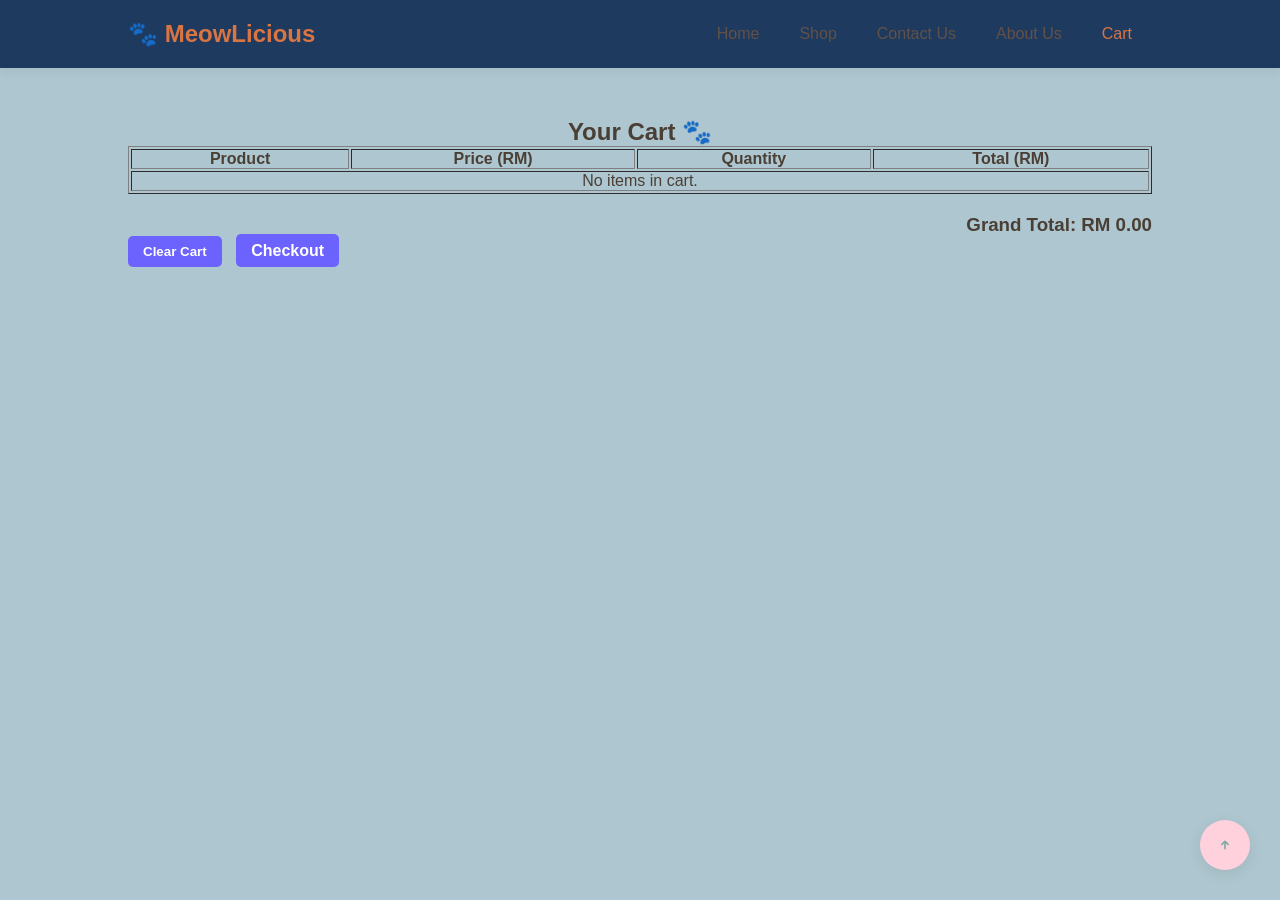
<file: cart.html>
<!DOCTYPE html>
<html lang="ms">
<head>
  <meta charset="UTF-8">
  <title>Cart</title>
  <link rel="stylesheet" href="style.css">
  <style>
    .qty-btn {
      padding: 5px 10px;
      margin: 0 5px;
      cursor: pointer;
      background: #eee;
      border: 1px solid #ccc;
      border-radius: 5px;
    }
    .btn-primary {
      padding: 8px 15px;
      background: #6c63ff;
      color: #fff;
      border: none;
      border-radius: 5px;
      text-decoration: none;
      cursor: pointer;
    }
    .btn-primary:hover {
      background: #574bff;
    }
  </style>
</head>
<body>
  <header>
    <a href="index.html" class="logo" style="text-decoration: none;">🐾 MeowLicious</a>
    <nav>
      <ul>
        <li><a href="index.html">Home</a></li>
        <li><a href="adopt.html">Shop</a></li>
        <li><a href="contact.html">Contact Us</a></li>
        <li><a href="about us.html">About Us</a></li>
        <li><a href="cart.html" class="active">Cart</a></li>
      </ul>
    </nav>
  </header>

  <div style="padding:50px 10%;">
    <h2 style="text-align:center;">Your Cart 🐾</h2>
    <table border="1" style="width:100%; text-align:center;">
      <thead>
        <tr>
          <th>Product</th>
          <th>Price (RM)</th>
          <th>Quantity</th>
          <th>Total (RM)</th>
        </tr>
      </thead>
      <tbody id="cartItems"></tbody>
    </table>
    <h3 id="grandTotal" style="text-align:right; margin-top:20px;"></h3>
    <button id="clearCart" class="btn-primary">Clear Cart</button>
    <a href="checkout.html" class="btn-primary" style="margin-left:10px;">Checkout</a>
  </div>

  <script>
    let cart = JSON.parse(localStorage.getItem("cart")) || [];
    let cartList = document.getElementById('cartItems');
    let grandTotal = 0;

    function renderCart(){
      cartList.innerHTML = "";
      grandTotal = 0;

      if(cart.length === 0){
        cartList.innerHTML = "<tr><td colspan='4'>No items in cart.</td></tr>";
      } else {
        cart.forEach((item, index) => {
          let total = item.price * item.quantity;
          grandTotal += total;
          let row = document.createElement('tr');
          row.innerHTML = `
            <td>${item.name}</td>
            <td>${item.price.toFixed(2)}</td>
            <td>
              <button class="qty-btn" onclick="updateQty(${index}, -1)">-</button>
              ${item.quantity}
              <button class="qty-btn" onclick="updateQty(${index}, 1)">+</button>
            </td>
            <td>${total.toFixed(2)}</td>
          `;
          cartList.appendChild(row);
        });
      }
      document.getElementById('grandTotal').innerText = "Grand Total: RM " + grandTotal.toFixed(2);
      localStorage.setItem("cart", JSON.stringify(cart));
    }

    function updateQty(index, change){
      cart[index].quantity += change;
      if(cart[index].quantity <= 0){
        cart.splice(index, 1); // remove item kalau quantity 0
      }
      renderCart();
    }

    document.getElementById('clearCart').onclick = function(){
      localStorage.removeItem("cart");
      cart = [];
      renderCart();
    };

    renderCart();
  </script>
</body>
</html>
<style>
        /* Sifat scroll bagi website jadi smooth/lancar */
        html {
            scroll-behavior: smooth;
        }

        /* Ini sekadar teks panjang untuk bagi page ada scrollbar */
        .content {
            padding: 20px;
            height: 2000px; 
            background: linear-gradient(to bottom, #f3f4f6, #2563eb);
        }

        /* --- STYLE UNTUK BUTTON BACK TO TOP --- */
        #btnBackToTop {
            display: none;          /* Ghaibkan button pada mulanya */
            position: fixed;        /* Gantungkan button atas skrin */
            bottom: 20px;           /* Jarak 20px dari bawah */
            right: 30px;            /* Jarak 30px dari kanan */
            z-index: 99;            /* Pastikan button sentiasa di lapisan paling atas */
            border: none;           
            outline: none;          
            background-color: #22c55e; /* Warna hijau (boleh tukar ikut tema) */
            color: white;           
            cursor: pointer;        
            padding: 15px 20px;     
            border-radius: 50px;    /* Buat bentuk bulat/oval */
            font-size: 18px;        
            box-shadow: 0px 4px 10px rgba(0,0,0,0.3); /* Kesan bayang */
            transition: background-color 0.3s;
        }

        /* Kesan bila mouse lalu atas button */
        #btnBackToTop:hover {
            background-color: #16a34a; /* Hijau gelap sikit */
        }
    </style>
</head>

    <style>
        /* Memastikan skrin scroll dengan lancar */
        html {
            scroll-behavior: smooth;
        }

        /* --- STYLE BUTTON BACK TO TOP PASTEL --- */
        #btnBackToTop {
            display: none;            /* Sorok pada permulaan */
            position: fixed;          /* Sentiasa terapung di skrin */
            bottom: 30px;             /* Jarak dari bawah */
            right: 30px;              /* Jarak dari kanan */
            z-index: 99;              /* Berada di lapisan paling atas */
            
            /* Sizing & Shape */
            width: 50px;              /* Lebar button seragam */
            height: 50px;             /* Tinggi button seragam */
            border-radius: 50%;       /* Jadikan bentuk bulat sempurna */
            border: none;             /* Buang border hitam standard */
            
            /* GUNA SALAH SATU WARNA PASTEL DI BAWAH: */
            background-color: #FFD1DC; /* 1. Pastel Pink (Latar Belakang) */
            /* background-color: #E8F0E6; */ /* 2. Pastel Sage Green (Buka ulasan jika nak guna) */
            /* background-color: #E6E6FA; */ /* 3. Pastel Lavender (Buka ulasan jika nak guna) */
            
            cursor: pointer;          
            box-shadow: 0px 4px 15px rgba(0, 0, 0, 0.08); /* Bayang yang sangat soft */
            
            /* Center-kan ikon SVG di dalam button */
            display: flex;
            align-items: center;
            justify-content: center;
            
            transition: all 0.3s ease; /* Efek transition yang smooth */
        }

        /* Efek hover (bila mouse lalu atas button) */
        #btnBackToTop:hover {
            transform: translateY(-5px); /* Button akan naik sikit ke atas */
            box-shadow: 0px 6px 20px rgba(0, 0, 0, 0.12); /* Bayang jadi tebal sikit */
            background-color: #FCAEBB; /* Warna pink pekat sikit masa hover */
        }

        /* --- BAHAGIAN INI DIUBAH UNTUK BESARKAN ARROW --- */
        #btnBackToTop svg {
            stroke: #7DAAA5; /* Warna hijau/turquoise pastel */
            width: 30px;     /* Diubah dari 24px ke 30px */
            height: 30px;    /* Diubah dari 24px ke 30px */
        }
    </style>
</head>
<body>

    <button onclick="topFunction()" id="btnBackToTop" title="Go to top">
        <svg xmlns="http://www.w3.org/2000/svg" fill="none" viewBox="0 0 24 24" stroke-width="4">
            <path stroke-linecap="round" stroke-linejoin="round" d="M4.5 10.5 12 3m0 0 7.5 7.5M12 3v18" />
        </svg>
    </button>

    <script>
        let mybutton = document.getElementById("btnBackToTop");

        window.onscroll = function() { scrollFunction() };

        function scrollFunction() {
            if (document.body.scrollTop > 300 || document.documentElement.scrollTop > 300) {
                mybutton.style.display = "flex"; /* Guna 'flex' supaya ikon kekal di tengah */
            } else {
                mybutton.style.display = "none";
            }
        }

        function topFunction() {
            document.body.scrollTop = 0;
            document.documentElement.scrollTop = 0;
        }
    </script>

</body>
</html>
</file>
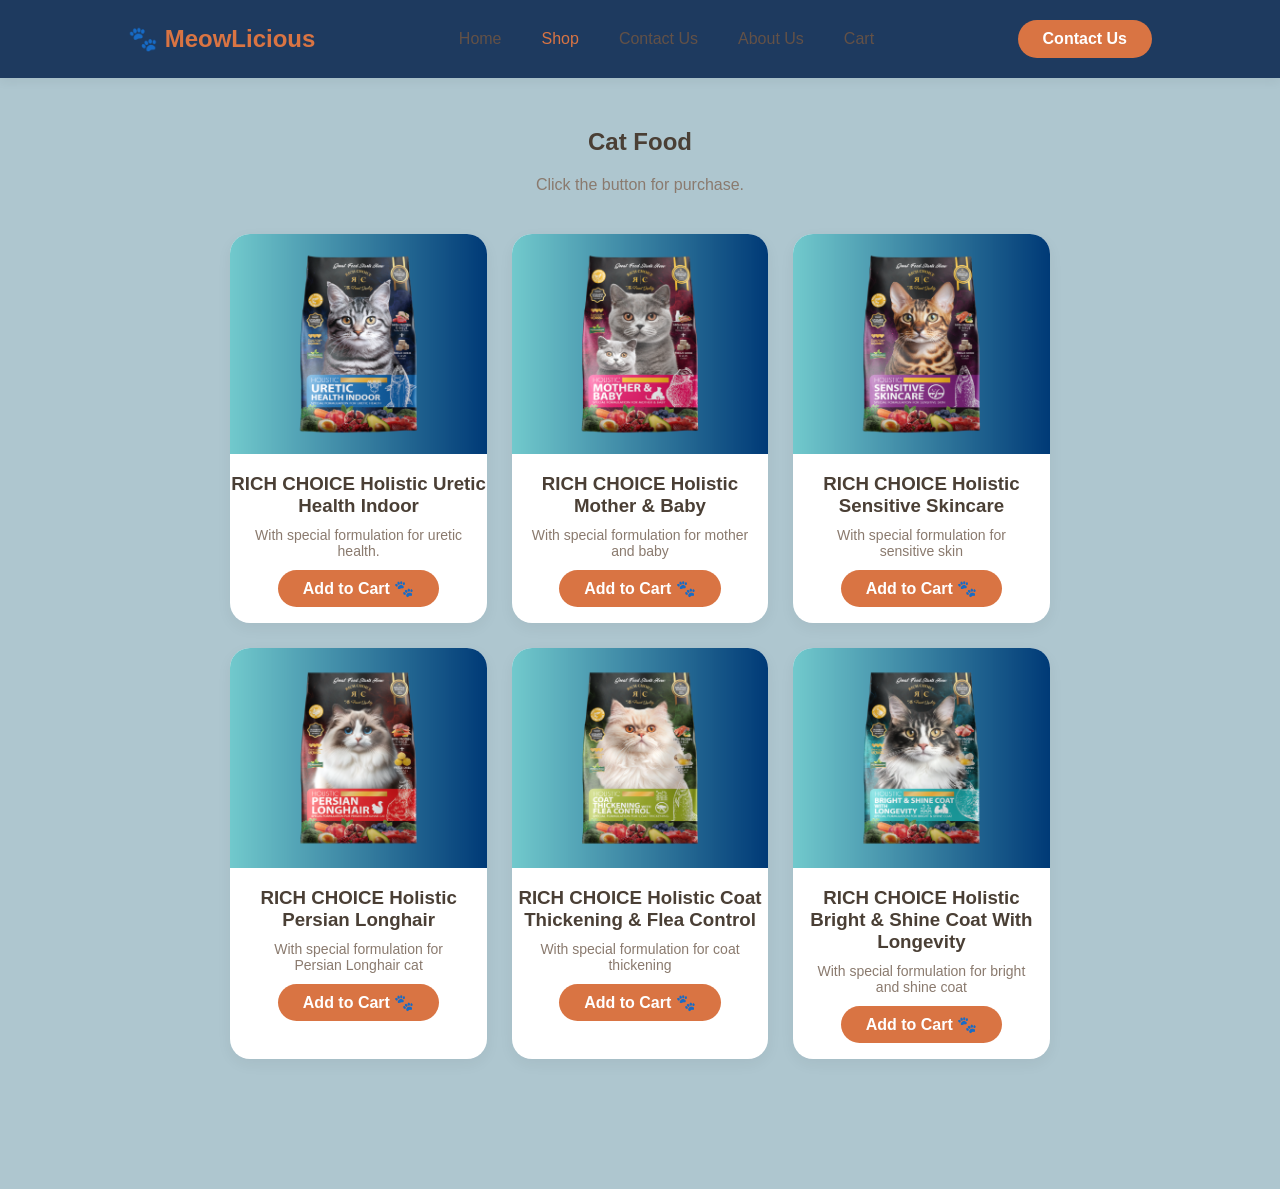
<file: catfoodpage.html>
<!DOCTYPE html>
<html lang="ms">
<head>
    <meta charset="UTF-8">
    <meta name="viewport" content="width=device-width, initial-scale=1.0">
    <title>Shop</title>
    <link rel="stylesheet" href="style.css">
</head>
<body>

    <!-- Navigasi (Pautan Utama dipastikan ke index.html) -->
    <header>
        <a href="index.html" class="logo" style="text-decoration: none;">🐾 MeowLicious</a>
        <nav>
            <ul>
                <li><a href="index.html">Home</a></li>
                <li><a href="adopt.html" class="active">Shop</a></li>
                <li><a href="contact.html">Contact Us</a></li>
                <li><a href="about us.html">About Us</a></li>
                <li><a href="cart.html">Cart</a></li>
            </ul>
        </nav>
        <a href="contact.html" class="btn-primary">Contact Us</a>
    </header>

    <div style="padding: 50px 10%;">
        <h2 style="margin-bottom: 20px; text-align: center;">Cat Food</h2>
        <p style="text-align: center; margin-bottom: 40px; color: #8a7a6e;">Click the button for purchase.</p>
        
        <div class="card-container">
    <div class="card">
        <img src="RCHUHI.png" alt="RCHUHI">
        <h3>RICH CHOICE Holistic Uretic Health Indoor</h3>
        <p>With special formulation for uretic health.</p>
        <a href="cart.html" class="btn-primary" data-price="54.90">Add to Cart 🐾</a>
    </div>
    <div class="card">
        <img src="RCHMB.png" alt="RCHMB">
        <h3>RICH CHOICE Holistic Mother & Baby</h3>
        <p>With special formulation for mother and baby</p>
        <a href="cart.html" class="btn-primary" data-price="54.90">Add to Cart 🐾</a>
    </div>
    <div class="card">
        <img src="RCHSENSI.png" alt="RCHSENSI">
        <h3>RICH CHOICE Holistic Sensitive Skincare</h3>
        <p>With special formulation for sensitive skin</p>
        <a href="cart.html" class="btn-primary" data-price="54.90">Add to Cart 🐾</a>
    </div>
    <!-- Tambah 3 lagi card -->
    <div class="card">
        <img src="RCHPERSIAN.png" alt="RCHPERSIAN">
        <h3>RICH CHOICE Holistic Persian Longhair</h3>
        <p>With special formulation for Persian Longhair cat</p>
        <a href="cart.html" class="btn-primary" data-price="54.90">Add to Cart 🐾</a>
    </div>
    <div class="card">
        <img src="RCHCOAT.png" alt="RCHCOAT">
        <h3>RICH CHOICE Holistic Coat Thickening & Flea Control</h3>
        <p>With special formulation for coat thickening</p>
        <a href="cart.html" class="btn-primary" data-price="54.90">Add to Cart 🐾</a>
    </div>
    <div class="card">
        <img src="RCHBRIGHT.png" alt="RCHBRIGHT">
        <h3>RICH CHOICE Holistic Bright & Shine Coat With Longevity</h3>
        <p>With special formulation for bright and shine coat</p>
        <a href="cart.html" class="btn-primary" data-price="54.90">Add to Cart 🐾</a>
    </div>
</div>

<script>
let cart = JSON.parse(localStorage.getItem("cart")) || [];

document.querySelectorAll('.btn-primary').forEach(button => {
  button.addEventListener('click', function(e) {
    e.preventDefault();
    let productName = this.parentElement.querySelector('h3').innerText;
    let productPrice = this.getAttribute("data-price");

    // Check kalau item dah ada → tambah quantity
    let existingItem = cart.find(item => item.name === productName);
    if(existingItem){
      existingItem.quantity += 1;
    } else {
      cart.push({name: productName, price: parseFloat(productPrice), quantity: 1});
    }

    localStorage.setItem("cart", JSON.stringify(cart));
    alert(productName + " added to cart 🐾");
  });
});
</script>

<style>
        /* Sifat scroll bagi website jadi smooth/lancar */
        html {
            scroll-behavior: smooth;
        }

        /* Ini sekadar teks panjang untuk bagi page ada scrollbar */
        .content {
            padding: 20px;
            height: 2000px; 
            background: linear-gradient(to bottom, #f3f4f6, #2563eb);
        }

        /* --- STYLE UNTUK BUTTON BACK TO TOP --- */
        #btnBackToTop {
            display: none;          /* Ghaibkan button pada mulanya */
            position: fixed;        /* Gantungkan button atas skrin */
            bottom: 20px;           /* Jarak 20px dari bawah */
            right: 30px;            /* Jarak 30px dari kanan */
            z-index: 99;            /* Pastikan button sentiasa di lapisan paling atas */
            border: none;           
            outline: none;          
            background-color: #22c55e; /* Warna hijau (boleh tukar ikut tema) */
            color: white;           
            cursor: pointer;        
            padding: 15px 20px;     
            border-radius: 50px;    /* Buat bentuk bulat/oval */
            font-size: 18px;        
            box-shadow: 0px 4px 10px rgba(0,0,0,0.3); /* Kesan bayang */
            transition: background-color 0.3s;
        }

        /* Kesan bila mouse lalu atas button */
        #btnBackToTop:hover {
            background-color: #16a34a; /* Hijau gelap sikit */
        }
    </style>
</head>

    <style>
        /* Memastikan skrin scroll dengan lancar */
        html {
            scroll-behavior: smooth;
        }

        /* --- STYLE BUTTON BACK TO TOP PASTEL --- */
        #btnBackToTop {
            display: none;            /* Sorok pada permulaan */
            position: fixed;          /* Sentiasa terapung di skrin */
            bottom: 30px;             /* Jarak dari bawah */
            right: 30px;              /* Jarak dari kanan */
            z-index: 99;              /* Berada di lapisan paling atas */
            
            /* Sizing & Shape */
            width: 50px;              /* Lebar button seragam */
            height: 50px;             /* Tinggi button seragam */
            border-radius: 50%;       /* Jadikan bentuk bulat sempurna */
            border: none;             /* Buang border hitam standard */
            
            /* GUNA SALAH SATU WARNA PASTEL DI BAWAH: */
            background-color: #FFD1DC; /* 1. Pastel Pink (Latar Belakang) */
            /* background-color: #E8F0E6; */ /* 2. Pastel Sage Green (Buka ulasan jika nak guna) */
            /* background-color: #E6E6FA; */ /* 3. Pastel Lavender (Buka ulasan jika nak guna) */
            
            cursor: pointer;          
            box-shadow: 0px 4px 15px rgba(0, 0, 0, 0.08); /* Bayang yang sangat soft */
            
            /* Center-kan ikon SVG di dalam button */
            display: flex;
            align-items: center;
            justify-content: center;
            
            transition: all 0.3s ease; /* Efek transition yang smooth */
        }

        /* Efek hover (bila mouse lalu atas button) */
        #btnBackToTop:hover {
            transform: translateY(-5px); /* Button akan naik sikit ke atas */
            box-shadow: 0px 6px 20px rgba(0, 0, 0, 0.12); /* Bayang jadi tebal sikit */
            background-color: #FCAEBB; /* Warna pink pekat sikit masa hover */
        }

        /* --- BAHAGIAN INI DIUBAH UNTUK BESARKAN ARROW --- */
        #btnBackToTop svg {
            stroke: #7DAAA5; /* Warna hijau/turquoise pastel */
            width: 30px;     /* Diubah dari 24px ke 30px */
            height: 30px;    /* Diubah dari 24px ke 30px */
        }
    </style>
</head>
<body>

    <button onclick="topFunction()" id="btnBackToTop" title="Go to top">
        <svg xmlns="http://www.w3.org/2000/svg" fill="none" viewBox="0 0 24 24" stroke-width="4">
            <path stroke-linecap="round" stroke-linejoin="round" d="M4.5 10.5 12 3m0 0 7.5 7.5M12 3v18" />
        </svg>
    </button>

    <script>
        let mybutton = document.getElementById("btnBackToTop");

        window.onscroll = function() { scrollFunction() };

        function scrollFunction() {
            if (document.body.scrollTop > 300 || document.documentElement.scrollTop > 300) {
                mybutton.style.display = "flex"; /* Guna 'flex' supaya ikon kekal di tengah */
            } else {
                mybutton.style.display = "none";
            }
        }

        function topFunction() {
            document.body.scrollTop = 0;
            document.documentElement.scrollTop = 0;
        }
    </script>

</body>
</html>
</body>
</html>
</file>
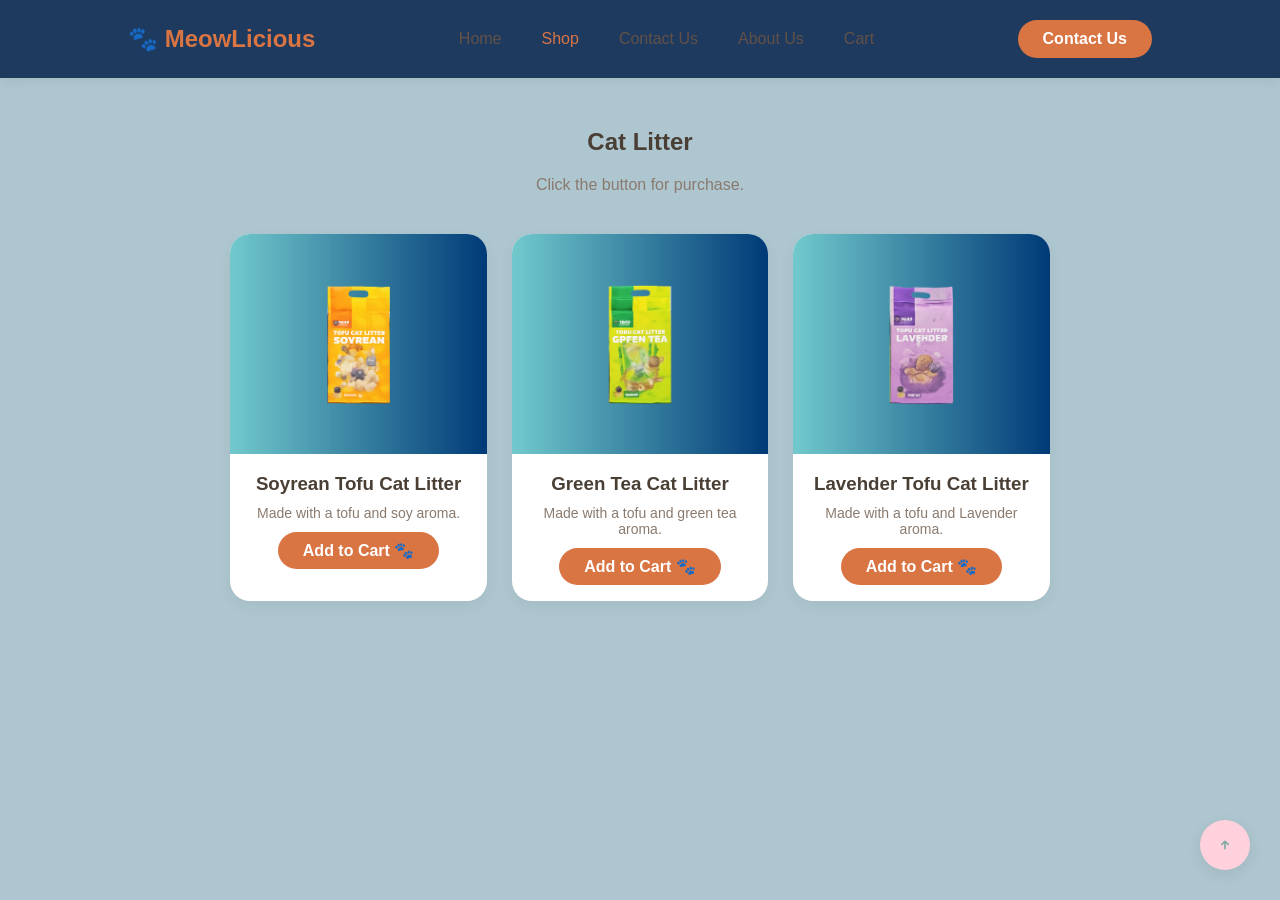
<file: catlitter.html>
<!DOCTYPE html>
<html lang="ms">
<head>
    <meta charset="UTF-8">
    <meta name="viewport" content="width=device-width, initial-scale=1.0">
    <title>Shop</title>
    <link rel="stylesheet" href="style.css">
</head>
<body>

    <!-- Navigasi (Pautan Utama dipastikan ke index.html) -->
    <header>
        <a href="index.html" class="logo" style="text-decoration: none;">🐾 MeowLicious</a>
        <nav>
            <ul>
                <li><a href="index.html">Home</a></li>
                <li><a href="adopt.html" class="active">Shop</a></li>
                <li><a href="contact.html">Contact Us</a></li>
                <li><a href="about us.html">About Us</a></li>
                <li><a href="cart.html">Cart</a></li>
            </ul>
        </nav>
        <a href="contact.html" class="btn-primary">Contact Us</a>
    </header>

    <div style="padding: 50px 10%;">
        <h2 style="margin-bottom: 20px; text-align: center;">Cat Litter</h2>
        <p style="text-align: center; margin-bottom: 40px; color: #8a7a6e;">Click the button for purchase.</p>
        
        <div class="card-container">
    <div class="card">
        <img src="CLSOYREAN.png" alt="CLSOYREAN">
        <h3>Soyrean Tofu Cat Litter</h3>
        <p>Made with a tofu and soy aroma.</p>
        <a href="cart.html" class="btn-primary" data-price="15.90">Add to Cart 🐾</a>
    </div>
    <div class="card">
        <img src="CLGT.png" alt="CLGT">
        <h3>Green Tea Cat Litter</h3>
        <p>Made with a tofu and green tea aroma.</p>
        <a href="cart.html" class="btn-primary" data-price="15.90">Add to Cart 🐾</a>
    </div>
    <div class="card">
        <img src="CLLAVEHDER.png" alt="CLLAVEHDER">
        <h3>Lavehder Tofu Cat Litter</h3>
        <p>Made with a tofu and Lavender aroma.</p>
        <a href="cart.html" class="btn-primary" data-price="15.90">Add to Cart 🐾</a>
    </div>
</div>

<script>
let cart = JSON.parse(localStorage.getItem("cart")) || [];

document.querySelectorAll('.btn-primary').forEach(button => {
  button.addEventListener('click', function(e) {
    e.preventDefault();
    let productName = this.parentElement.querySelector('h3').innerText;
    let productPrice = this.getAttribute("data-price");

    // Check kalau item dah ada → tambah quantity
    let existingItem = cart.find(item => item.name === productName);
    if(existingItem){
      existingItem.quantity += 1;
    } else {
      cart.push({name: productName, price: parseFloat(productPrice), quantity: 1});
    }

    localStorage.setItem("cart", JSON.stringify(cart));
    alert(productName + " added to cart 🐾");
  });
});
</script>

<style>
        /* Sifat scroll bagi website jadi smooth/lancar */
        html {
            scroll-behavior: smooth;
        }

        /* Ini sekadar teks panjang untuk bagi page ada scrollbar */
        .content {
            padding: 20px;
            height: 2000px; 
            background: linear-gradient(to bottom, #f3f4f6, #2563eb);
        }

        /* --- STYLE UNTUK BUTTON BACK TO TOP --- */
        #btnBackToTop {
            display: none;          /* Ghaibkan button pada mulanya */
            position: fixed;        /* Gantungkan button atas skrin */
            bottom: 20px;           /* Jarak 20px dari bawah */
            right: 30px;            /* Jarak 30px dari kanan */
            z-index: 99;            /* Pastikan button sentiasa di lapisan paling atas */
            border: none;           
            outline: none;          
            background-color: #22c55e; /* Warna hijau (boleh tukar ikut tema) */
            color: white;           
            cursor: pointer;        
            padding: 15px 20px;     
            border-radius: 50px;    /* Buat bentuk bulat/oval */
            font-size: 18px;        
            box-shadow: 0px 4px 10px rgba(0,0,0,0.3); /* Kesan bayang */
            transition: background-color 0.3s;
        }

        /* Kesan bila mouse lalu atas button */
        #btnBackToTop:hover {
            background-color: #16a34a; /* Hijau gelap sikit */
        }
    </style>
</head>

    <style>
        /* Memastikan skrin scroll dengan lancar */
        html {
            scroll-behavior: smooth;
        }

        /* --- STYLE BUTTON BACK TO TOP PASTEL --- */
        #btnBackToTop {
            display: none;            /* Sorok pada permulaan */
            position: fixed;          /* Sentiasa terapung di skrin */
            bottom: 30px;             /* Jarak dari bawah */
            right: 30px;              /* Jarak dari kanan */
            z-index: 99;              /* Berada di lapisan paling atas */
            
            /* Sizing & Shape */
            width: 50px;              /* Lebar button seragam */
            height: 50px;             /* Tinggi button seragam */
            border-radius: 50%;       /* Jadikan bentuk bulat sempurna */
            border: none;             /* Buang border hitam standard */
            
            /* GUNA SALAH SATU WARNA PASTEL DI BAWAH: */
            background-color: #FFD1DC; /* 1. Pastel Pink (Latar Belakang) */
            /* background-color: #E8F0E6; */ /* 2. Pastel Sage Green (Buka ulasan jika nak guna) */
            /* background-color: #E6E6FA; */ /* 3. Pastel Lavender (Buka ulasan jika nak guna) */
            
            cursor: pointer;          
            box-shadow: 0px 4px 15px rgba(0, 0, 0, 0.08); /* Bayang yang sangat soft */
            
            /* Center-kan ikon SVG di dalam button */
            display: flex;
            align-items: center;
            justify-content: center;
            
            transition: all 0.3s ease; /* Efek transition yang smooth */
        }

        /* Efek hover (bila mouse lalu atas button) */
        #btnBackToTop:hover {
            transform: translateY(-5px); /* Button akan naik sikit ke atas */
            box-shadow: 0px 6px 20px rgba(0, 0, 0, 0.12); /* Bayang jadi tebal sikit */
            background-color: #FCAEBB; /* Warna pink pekat sikit masa hover */
        }

        /* --- BAHAGIAN INI DIUBAH UNTUK BESARKAN ARROW --- */
        #btnBackToTop svg {
            stroke: #7DAAA5; /* Warna hijau/turquoise pastel */
            width: 30px;     /* Diubah dari 24px ke 30px */
            height: 30px;    /* Diubah dari 24px ke 30px */
        }
    </style>
</head>
<body>

    <button onclick="topFunction()" id="btnBackToTop" title="Go to top">
        <svg xmlns="http://www.w3.org/2000/svg" fill="none" viewBox="0 0 24 24" stroke-width="4">
            <path stroke-linecap="round" stroke-linejoin="round" d="M4.5 10.5 12 3m0 0 7.5 7.5M12 3v18" />
        </svg>
    </button>

    <script>
        let mybutton = document.getElementById("btnBackToTop");

        window.onscroll = function() { scrollFunction() };

        function scrollFunction() {
            if (document.body.scrollTop > 300 || document.documentElement.scrollTop > 300) {
                mybutton.style.display = "flex"; /* Guna 'flex' supaya ikon kekal di tengah */
            } else {
                mybutton.style.display = "none";
            }
        }

        function topFunction() {
            document.body.scrollTop = 0;
            document.documentElement.scrollTop = 0;
        }
    </script>

</body>
</html>
</body>
</html>
</file>
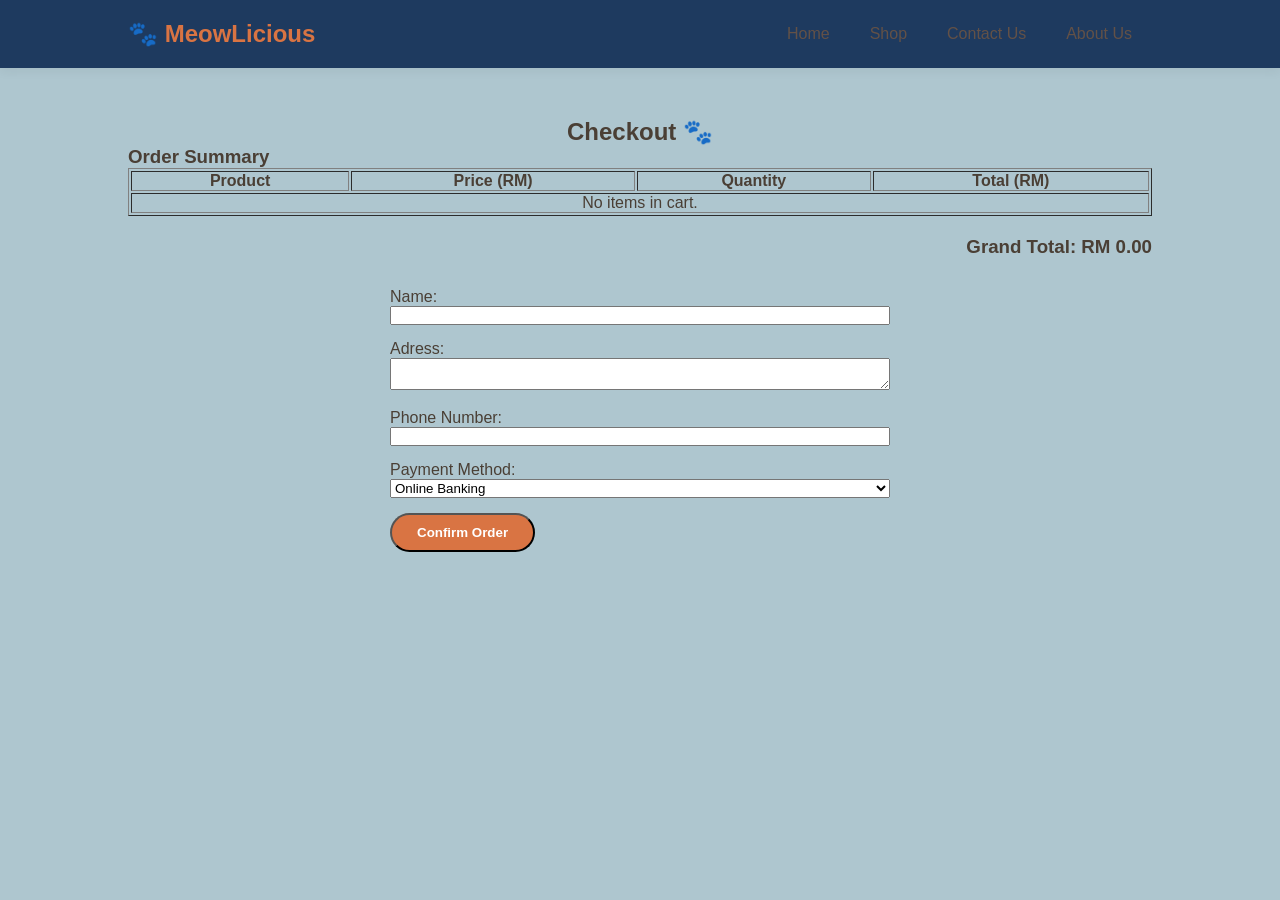
<file: checkout.html>
<!DOCTYPE html>
<html lang="ms">
<head>
  <meta charset="UTF-8">
  <title>Checkout</title>
  <link rel="stylesheet" href="style.css">
</head>
<body>
  <header>
    <a href="index.html" class="logo" style="text-decoration: none;">🐾 MeowLicious</a>
    <nav>
      <ul>
        <li><a href="index.html">Home</a></li>
        <li><a href="adopt.html">Shop</a></li>
        <li><a href="contact.html">Contact Us</a></li>
        <li><a href="about us.html">About Us</a></li>
      </ul>
    </nav>
  </header>

  <div style="padding:50px 10%;">
    <h2 style="text-align:center;">Checkout 🐾</h2>

    <!-- Order Summary -->
    <h3>Order Summary</h3>
    <table border="1" style="width:100%; text-align:center;">
      <thead>
        <tr>
          <th>Product</th>
          <th>Price (RM)</th>
          <th>Quantity</th>
          <th>Total (RM)</th>
        </tr>
      </thead>
      <tbody id="orderSummary"></tbody>
    </table>
    <h3 id="grandTotal" style="text-align:right; margin-top:20px;"></h3>

    <!-- Checkout Form -->
    <form style="max-width:500px; margin:auto; margin-top:30px;">
      <label>Name:</label><br>
      <input type="text" style="width:100%; margin-bottom:15px;"><br>

      <label>Adress:</label><br>
      <textarea style="width:100%; margin-bottom:15px;"></textarea><br>

      <label>Phone Number:</label><br>
      <input type="text" style="width:100%; margin-bottom:15px;"><br>

      <label>Payment Method:</label><br>
      <select style="width:100%; margin-bottom:15px;">
        <option>Online Banking</option>
        <option>Cash on Delivery</option>
      </select><br>

      <button type="submit" class="btn-primary">Confirm Order</button>
    </form>
  </div>

  <script>
    let cart = JSON.parse(localStorage.getItem("cart")) || [];
    let summaryList = document.getElementById('orderSummary');
    let grandTotal = 0;

    if(cart.length === 0){
      summaryList.innerHTML = "<tr><td colspan='4'>No items in cart.</td></tr>";
    } else {
      cart.forEach(item => {
        let total = item.price * item.quantity;
        grandTotal += total;
        let row = document.createElement('tr');
        row.innerHTML = `
          <td>${item.name}</td>
          <td>${item.price.toFixed(2)}</td>
          <td>${item.quantity}</td>
          <td>${total.toFixed(2)}</td>
        `;
        summaryList.appendChild(row);
      });
    }

    document.getElementById('grandTotal').innerText = "Grand Total: RM " + grandTotal.toFixed(2);
  </script>

  <script>
document.querySelector("form").addEventListener("submit", function(e){
  e.preventDefault(); // stop default submit

  let paymentMethod = document.querySelector("select").value;

  if(paymentMethod === "Online Banking"){
    // contoh redirect ke Maybank2u (boleh tukar ke gateway sebenar)
    window.location.href = "https://www.maybank2u.com.my";
  } else if(paymentMethod === "Cash on Delivery"){
    alert("Order confirmed! 🐾 We will deliver to your address.");
    localStorage.removeItem("cart"); // clear cart lepas confirm
  }
});
</script>


</body>
</html>
</file>
<file: style.css>
/* Gaya Umum */
* {
    margin: 0;
    padding: 0;
    box-sizing: border-box;
    font-family: 'Quicksand', sans-serif;

}

body {
    background-color: #AEC6CF;
    color: #4a3f35;
}

/* Navigasi Utama */
header {
    background-color: #1E3A5F;
    padding: 20px 10%;
    display: flex;
    justify-content: space-between;
    align-items: center;
    box-shadow: 0 4px 10px rgba(0,0,0,0.05);
}

.logo {
    font-size: 24px;
    font-weight: bold;
    color: #d97443; /* Warna oren kucing */
}

nav ul {
    display: flex;
    list-style: none;
}

nav ul li {
    margin: 0 20px;
}

nav ul li a {
    text-decoration: none;
    color: #635147;
    font-weight: 500;
    transition: color 0.3s;
}

nav ul li a:hover, nav ul li a.active {
    color: #d97443;
}

.btn-primary {
    background-color: #d97443;
    color: white;
    padding: 10px 25px;
    border-radius: 30px;
    text-decoration: none;
    font-weight: bold;
    transition: background 0.3s;
}

.btn-primary:hover {
    background-color: #b85c32;
}

/* Hero Section (Bahagian Atas) */
.hero {
    background: linear-gradient(rgba(0,0,0,0.2), rgba(0,0,0,0.3)), url('header.png') no-repeat center center/cover;
    height: 500px;
    display: flex;
    flex-direction: column;
    justify-content: center;
    align-items: flex-start;
    padding: 0 10%;
    color: white;
    position: relative;
}

.hero h1 {
    font-size: 48px;
    margin-bottom: 10px;
    text-shadow: 2px 2px 4px rgba(0,0,0,0.5);
}

.hero p {
    font-size: 18px;
    margin-bottom: 20px;
    text-shadow: 1px 1px 3px rgba(0,0,0,0.5);
}

/* Bar Carian (Search Bar) */
.search-container {
    background: #ffffff;
    padding: 15px 30px;
    border-radius: 50px;
    display: flex;
    justify-content: space-between;
    align-items: center;
    width: 80%;
    max-width: 800px;
    margin: -40px auto 50px auto;
    box-shadow: 0 8px 20px rgba(0,0,0,0.1);
    position: relative;
    z-index: 10;
}

.search-input {
  flex: 1;
  border: none;
  outline: none;
  padding: 10px;
  font-size: 16px;
}

/* Selamat Datang Section */
.welcome-section {
    display: flex;
    padding: 50px 10%;
    align-items: center;
    gap: 50px;
}

.welcome-img {
    width: 40%;
    border-radius: 20px;
    box-shadow: 0 5px 15px rgba(0,0,0,0.1);
}

.welcome-text {
    width: 60%;
}

.welcome-text h2 {
    font-size: 32px;
    color: #4a3f35;
    margin-bottom: 15px;
}

/* Grid Kad Kucing (Kandungan Bawah) */
.main-title {
    text-align: center;
    margin: 40px 0 20px 0;
    font-size: 28px;
}

.card-container {
    display: grid;
    grid-template-columns: repeat(3, 1fr); /* 3 card setiap row */
    gap: 25px;
    padding: 0 10% 80px 10%;
}

.card {
    background: white;
    border-radius: 20px;
    overflow: hidden;
    box-shadow: 0 5px 15px rgba(0,0,0,0.05);
    text-align: center;
    padding-bottom: 25px;
    transition: transform 0.3s;
}

.card:hover {
  transform: translateY(-5px);
  box-shadow: 0 8px 20px rgba(0,0,0,0.15);
}

.card img {
    width: 100%;
    height: 220px;
    object-fit: cover;
}

.card h3 {
    margin: 15px 0 10px 0;
    color: #4a3f35;
}

.card p {
    font-size: 14px;
    color: #8a7a6e;
    padding: 0 20px;
    margin-bottom: 20px;
}

/* Responsive untuk tablet & phone */
@media (max-width: 992px) {
    .card-container {
        grid-template-columns: repeat(2, 1fr); /* 2 card setiap row */
    }
}

@media (max-width: 600px) {
    .card-container {
        grid-template-columns: 1fr; /* 1 card setiap row */
    }
}

.modal {
  position: fixed;
  top: 0; left: 0;
  width: 100%; height: 100%;
  background: rgba(0,0,0,0.5);
  display: none;
}
.modal:target {
  display: block;
}
.modal-content {
  background: #fff;
  margin: 10% auto;
  padding: 20px;
  width: 50%;
  border-radius: 10px;
}
.close {
  float: right;
  font-size: 24px;
  text-decoration: none;
  color: #333;
}

.form-group select {
    width: 100%;
    padding: 12px;
    border-radius: 8px;
    border: 1px solid #ddd;
}


/* Footer styling */
footer {
  background-color: #0b2a4a;   /* Dark blue background */
  color: white;                /* White text */
  padding: 20px;
  text-align: center;          /* Semua teks duduk tengah */
}

footer h3 {
  margin-bottom: 10px;
  font-size: 20px;
}

footer p {
  margin: 5px 0;               /* Jarak kecil antara setiap baris */
  font-size: 14px;
}
</file>
